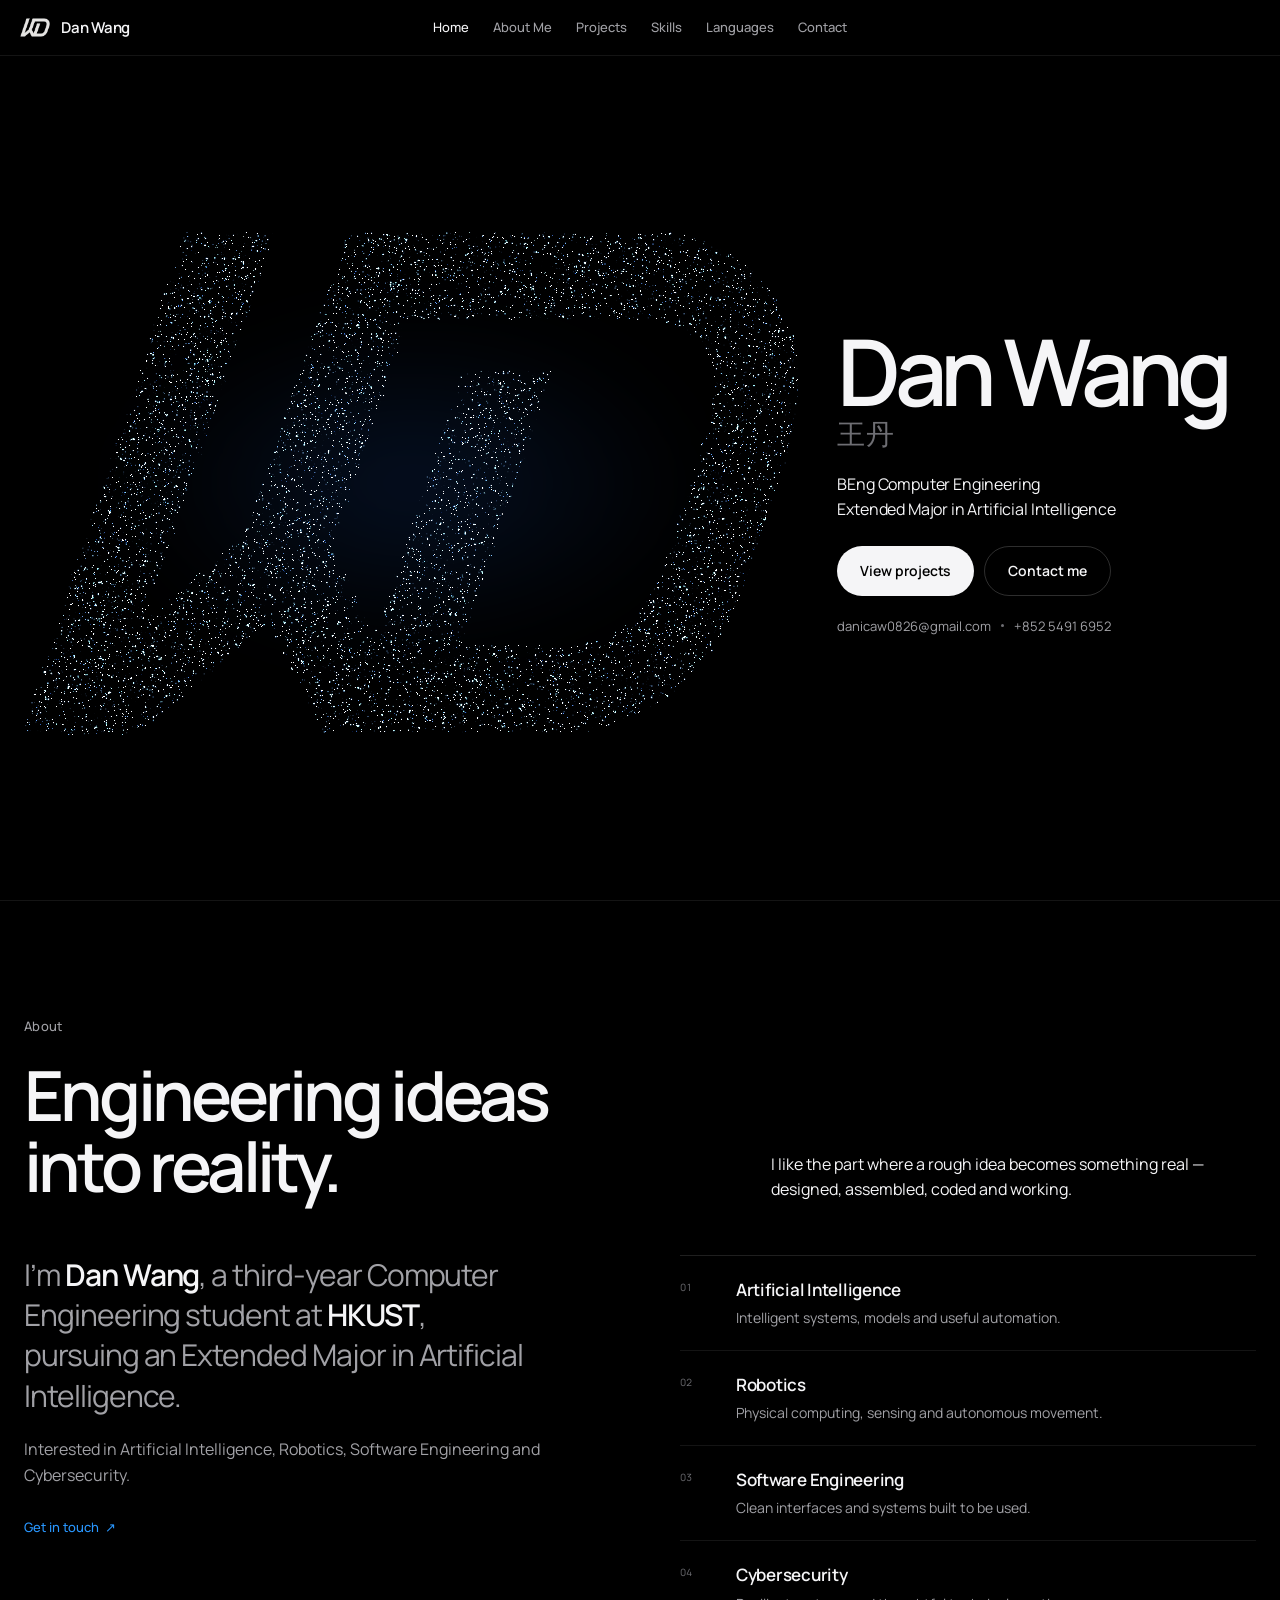
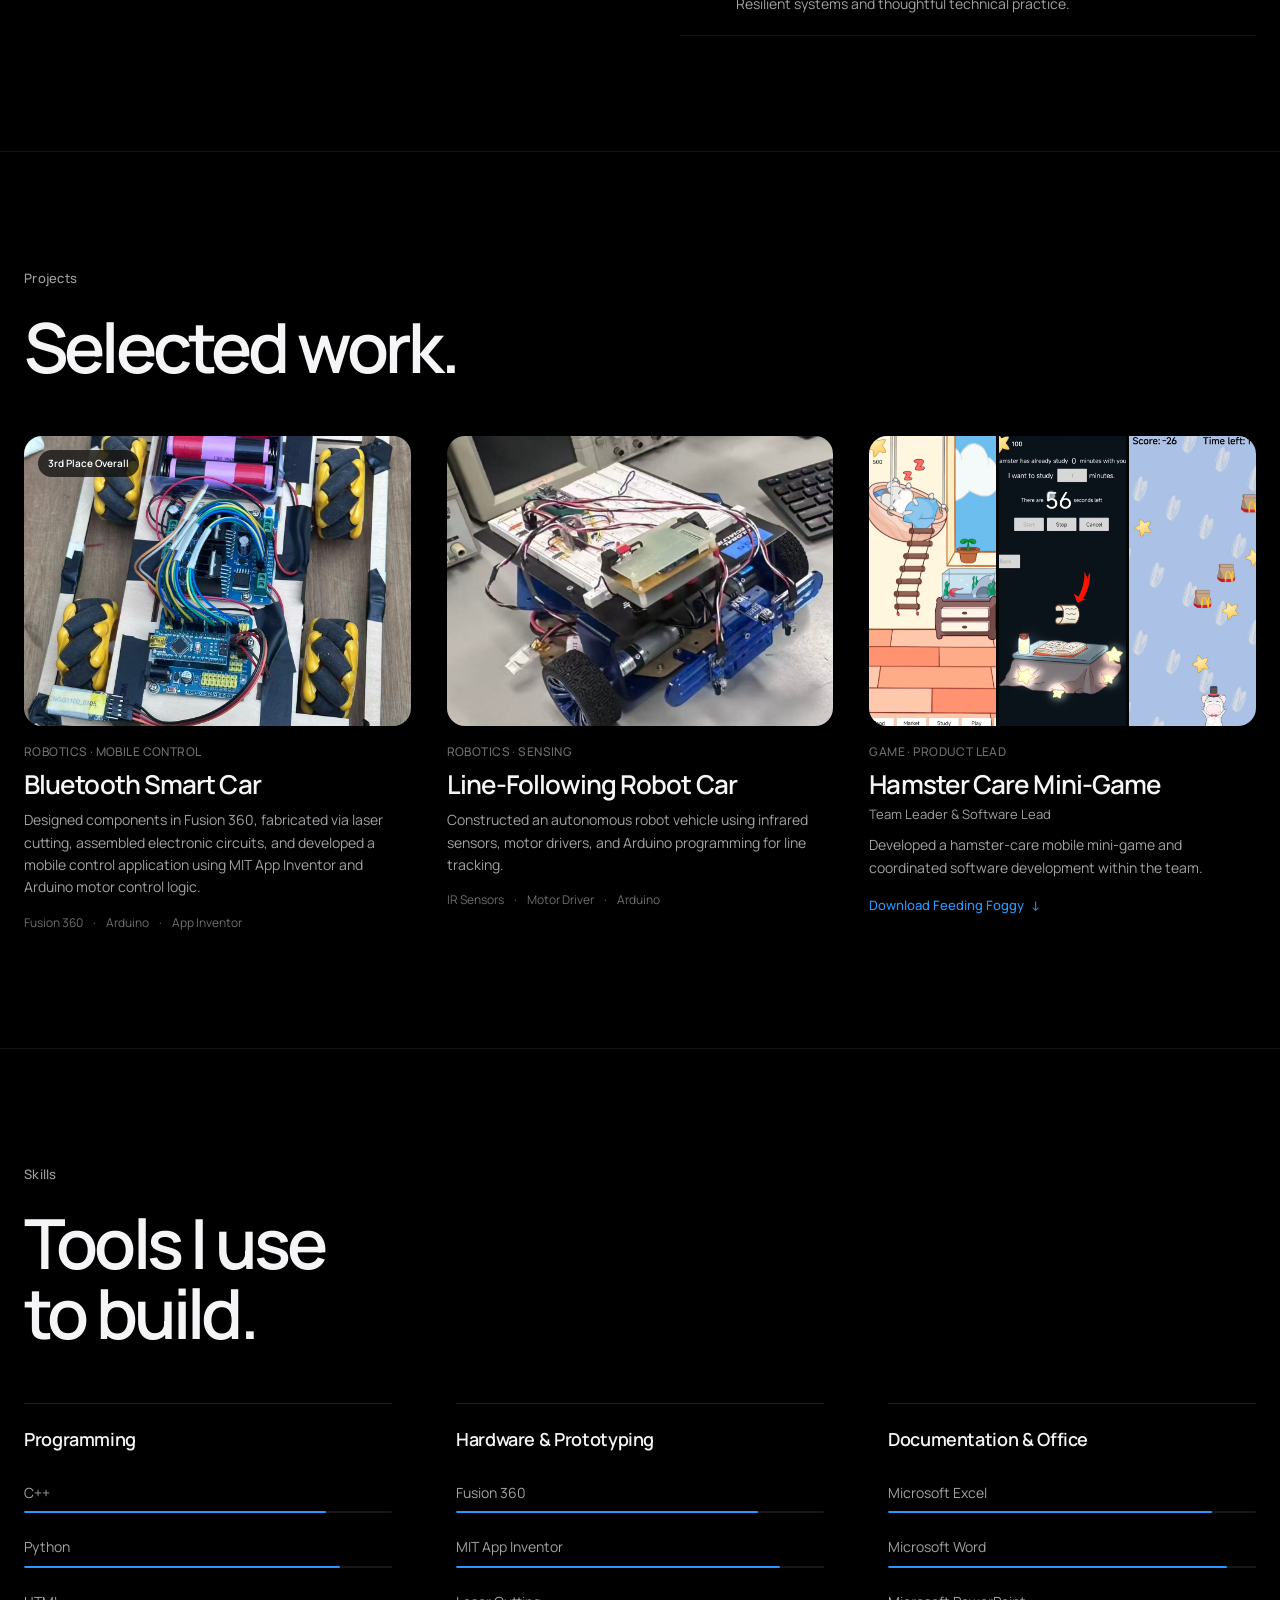
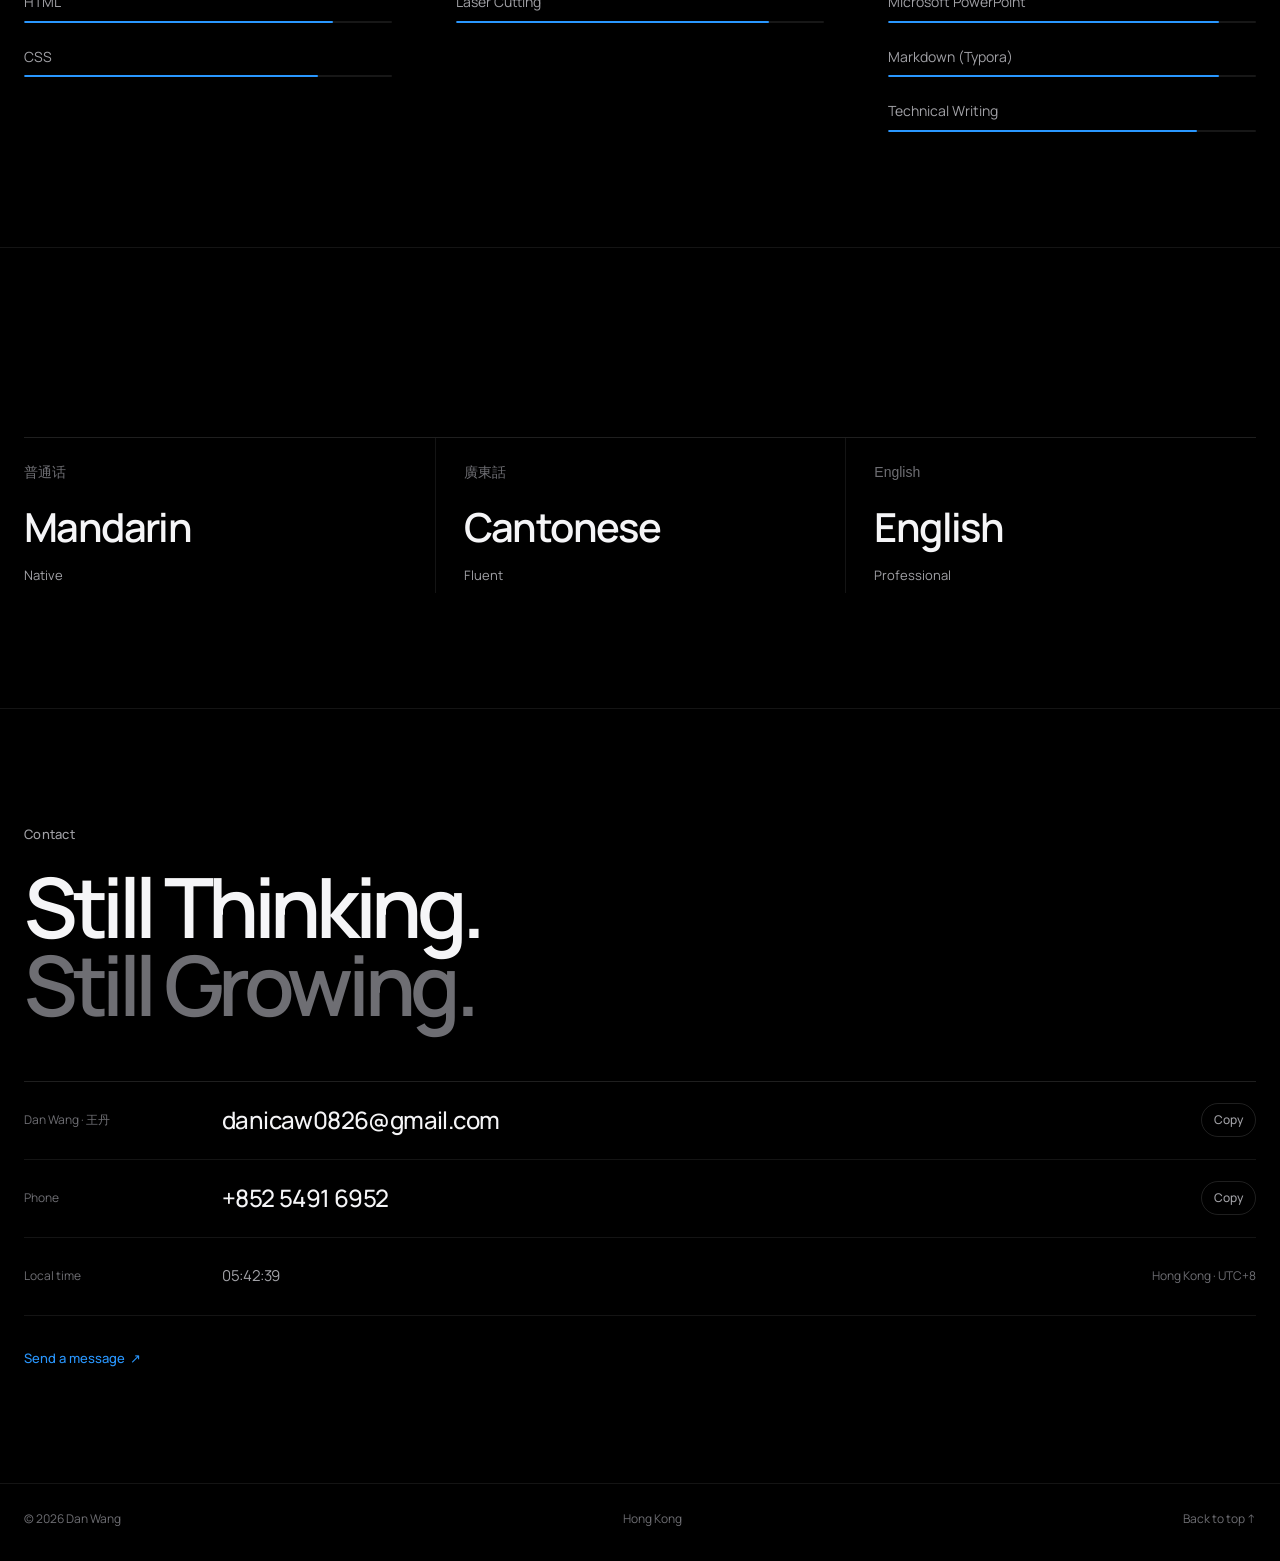
<file: index.html>
<!DOCTYPE html>
<html lang="en" data-intro="pending">
<head>
  <meta charset="UTF-8">
  <meta name="viewport" content="width=device-width, initial-scale=1.0">
  <meta name="theme-color" content="#000000">
  <meta name="color-scheme" content="dark">
  <meta name="description" content="Dan Wang — Computer Engineering and Artificial Intelligence student at HKUST. AI, robotics, software engineering and cybersecurity.">
  <meta name="author" content="Dan Wang">
  <meta property="og:title" content="Dan Wang — Computer Engineering & AI">
  <meta property="og:description" content="BEng Computer Engineering (Extended Major in Artificial Intelligence) at HKUST. Artificial intelligence, robotics, software engineering and cybersecurity.">
  <meta property="og:type" content="website">
  <title>Dan Wang — Computer Engineering & AI</title>

  <link rel="icon" type="image/png" href="assets/favicon.png">
  <link rel="preload" href="assets/fonts/manrope-latin.woff2" as="font" type="font/woff2" crossorigin>
  <link rel="stylesheet" href="css/styles.css?v=20261026c">

  <script>
    (function () {
      try {
        if (sessionStorage.getItem('dw-intro-complete') === '1') {
          document.documentElement.dataset.intro = 'played';
        }
      } catch (error) { /* Storage may be unavailable in strict privacy modes. */ }
    }());
  </script>
</head>
<body class="intro-active">

  <a class="skip-link" href="#main">Skip to content</a>

  <!-- Particle-only introduction. No text, no navigation, no interface. -->
  <div class="intro" id="intro" aria-label="Animated WD logo introduction">
    <div class="intro-bg" id="introBg" aria-hidden="true"></div>
    <canvas class="intro-canvas" id="introCanvas" aria-hidden="true"></canvas>
    <div class="intro-vignette" aria-hidden="true"></div>
    <button class="sr-only" id="skipIntro" type="button">Skip intro</button>
  </div>

  <!-- Navigation -->
  <header class="site-header" id="siteHeader">
    <div class="nav">
      <a class="brand" href="#home" aria-label="Dan Wang — home">
        <span class="brand__mark"><img src="assets/wd-logo.png" alt="" width="38" height="25"></span>
        <span class="brand__name">Dan Wang</span>
      </a>

      <nav class="desktop-nav" aria-label="Primary navigation">
        <a class="nav-link is-active" href="#home" data-section="home">Home</a>
        <a class="nav-link" href="#about" data-section="about">About Me</a>
        <a class="nav-link" href="#projects" data-section="projects">Projects</a>
        <a class="nav-link" href="#skills" data-section="skills">Skills</a>
        <a class="nav-link" href="#languages" data-section="languages">Languages</a>
        <a class="nav-link" href="#contact" data-section="contact">Contact</a>
      </nav>

      <div class="nav__right">
        <button class="menu-toggle" id="menuToggle" type="button" aria-label="Open menu" aria-expanded="false" aria-controls="mobileMenu">
          <span></span><span></span>
        </button>
      </div>
    </div>
  </header>

  <div class="mobile-menu" id="mobileMenu" aria-hidden="true">
    <nav class="mobile-nav" aria-label="Mobile navigation">
      <a href="#home" data-mobile-link>Home</a>
      <a href="#about" data-mobile-link>About Me</a>
      <a href="#projects" data-mobile-link>Projects</a>
      <a href="#skills" data-mobile-link>Skills</a>
      <a href="#languages" data-mobile-link>Languages</a>
      <a href="#contact" data-mobile-link>Contact</a>
    </nav>
    <div class="mobile-menu__footer">
      <a href="mailto:danicaw0826@gmail.com">danicaw0826@gmail.com</a>
      <span>Hong Kong</span>
    </div>
  </div>

  <div class="page" id="page">
    <main id="main">

      <!-- Hero -->
      <section class="hero" id="home" aria-labelledby="heroTitle">
        <div class="container hero__grid">
          <div class="hero__copy">
            <h1 class="hero__title" id="heroTitle" data-hero-reveal>
              Dan Wang <span lang="zh-Hans">王丹</span>
            </h1>

            <div class="hero__education" data-hero-reveal>
              <p>BEng Computer Engineering</p>
              <p>Extended Major in Artificial Intelligence</p>
            </div>

            <div class="hero__actions" data-hero-reveal>
              <a class="button button--light" href="#projects">View projects</a>
              <a class="button button--dark" href="#contact">Contact me</a>
            </div>

            <div class="hero__contact" data-hero-reveal>
              <a href="mailto:danicaw0826@gmail.com">danicaw0826@gmail.com</a>
              <span class="dot" aria-hidden="true"></span>
              <a href="tel:+85254916952">+852 5491 6952</a>
            </div>
          </div>

          <div class="hero__visual">
            <div class="logo-stage" id="logoStage" role="img" aria-label="Interactive particle rendering of the WD monogram. Move your cursor over the mark to disturb it.">
              <div class="logo-glow" aria-hidden="true"></div>
              <img class="logo-fallback" src="assets/wd-logo@3x.png" alt="WD monogram" width="585" height="384">
              <canvas id="heroCanvas" class="hero-canvas" aria-hidden="true"></canvas>
            </div>
          </div>
        </div>

      </section>

      <!-- About -->
      <section class="section" id="about" aria-labelledby="aboutTitle">
        <div class="container">
          <div class="section-head">
            <p class="eyebrow" data-reveal>About</p>
            <div class="section-head__row">
              <h2 class="section-title" id="aboutTitle" data-reveal>
                Engineering ideas<br>into reality.
              </h2>
              <p class="section-intro" data-reveal>
                I like the part where a rough idea becomes something real — designed,
                assembled, coded and working.
              </p>
            </div>
          </div>

          <div class="about__grid">
            <div class="about__copy" data-reveal>
              <p class="about__lead">
                I’m <strong>Dan Wang</strong>, a third-year Computer Engineering student
                at <strong>HKUST</strong>, pursuing an Extended Major in Artificial Intelligence.
              </p>
              <p>
                Interested in Artificial Intelligence, Robotics, Software Engineering and
                Cybersecurity.
              </p>
              <a class="text-link" href="mailto:danicaw0826@gmail.com">Get in touch <span aria-hidden="true">↗</span></a>
            </div>

            <div class="focus-list" data-reveal>
              <div class="focus-row">
                <span class="focus-row__number">01</span>
                <div>
                  <h3>Artificial Intelligence</h3>
                  <p>Intelligent systems, models and useful automation.</p>
                </div>
              </div>
              <div class="focus-row">
                <span class="focus-row__number">02</span>
                <div>
                  <h3>Robotics</h3>
                  <p>Physical computing, sensing and autonomous movement.</p>
                </div>
              </div>
              <div class="focus-row">
                <span class="focus-row__number">03</span>
                <div>
                  <h3>Software Engineering</h3>
                  <p>Clean interfaces and systems built to be used.</p>
                </div>
              </div>
              <div class="focus-row">
                <span class="focus-row__number">04</span>
                <div>
                  <h3>Cybersecurity</h3>
                  <p>Resilient systems and thoughtful technical practice.</p>
                </div>
              </div>
            </div>
          </div>
        </div>
      </section>

      <!-- Projects -->
      <section class="section" id="projects" aria-labelledby="projectsTitle">
        <div class="container">
          <div class="section-head">
            <p class="eyebrow" data-reveal>Projects</p>
            <div class="section-head__row">
              <h2 class="section-title" id="projectsTitle" data-reveal>
                Selected work.
              </h2>
            </div>
          </div>

          <div class="projects-grid">
            <article class="project" data-reveal>
              <div class="project__media">
                <img src="picture/Bluetooth_Car.jpg" alt="Bluetooth-controlled smart car with yellow mecanum wheels, battery pack and Arduino electronics" width="1280" height="1707" loading="lazy" decoding="async">
                <span class="project__award">3rd Place Overall</span>
              </div>
              <div class="project__body">
                <p class="project__meta">Robotics · Mobile control</p>
                <h3>Bluetooth Smart Car</h3>
                <p class="project__description">
                  Designed components in Fusion 360, fabricated via laser cutting, assembled
                  electronic circuits, and developed a mobile control application using MIT App
                  Inventor and Arduino motor control logic.
                </p>
                <p class="project__tags"><span>Fusion 360</span><span>Arduino</span><span>App Inventor</span></p>
              </div>
            </article>

            <article class="project" data-reveal>
              <div class="project__media">
                <img src="picture/Line-Following_Robot_Car.jpg" alt="Line-following robot car with breadboard circuitry, wheels and blue chassis" width="1179" height="1094" loading="lazy" decoding="async">
              </div>
              <div class="project__body">
                <p class="project__meta">Robotics · Sensing</p>
                <h3>Line-Following Robot Car</h3>
                <p class="project__description">
                  Constructed an autonomous robot vehicle using infrared sensors, motor drivers,
                  and Arduino programming for line tracking.
                </p>
                <p class="project__tags"><span>IR Sensors</span><span>Motor Driver</span><span>Arduino</span></p>
              </div>
            </article>

            <article class="project" data-reveal>
              <div class="project__media project__media--screens">
                <img src="picture/hamster1.png" alt="Feeding Foggy hamster game bedroom screen" width="459" height="1062" loading="lazy" decoding="async">
                <img src="picture/hamster2.png" alt="Feeding Foggy study timer screen" width="479" height="1043" loading="lazy" decoding="async">
                <img src="picture/hamster3.png" alt="Feeding Foggy falling-food mini-game screen" width="459" height="1059" loading="lazy" decoding="async">
              </div>
              <div class="project__body">
                <p class="project__meta">Game · Product lead</p>
                <h3>Hamster Care Mini-Game</h3>
                <p class="project__role">Team Leader &amp; Software Lead</p>
                <p class="project__description">
                  Developed a hamster-care mobile mini-game and coordinated software development
                  within the team.
                </p>
                <a class="download-link" href="https://drive.google.com/file/d/1hfj9utNP11PQxYD93UrO8gNLVzRwfyzI/view?usp=drive_link" target="_blank" rel="noopener noreferrer">
                  Download Feeding Foggy
                  <span aria-hidden="true">↓</span>
                </a>
              </div>
            </article>
          </div>
        </div>
      </section>

      <!-- Skills -->
      <section class="section" id="skills" aria-labelledby="skillsTitle">
        <div class="container">
          <div class="section-head">
            <p class="eyebrow" data-reveal>Skills</p>
            <div class="section-head__row">
              <h2 class="section-title" id="skillsTitle" data-reveal>
                Tools I use<br>to build.
              </h2>
            </div>
          </div>

          <div class="skills-grid">
            <div class="skill-group" data-reveal>
              <h3>Programming</h3>
              <div class="skill-list">
                <div class="skill-row" role="progressbar" aria-label="C++ proficiency" aria-valuemin="0" aria-valuemax="100" aria-valuenow="82">
                  <div class="skill-row__label"><span>C++</span></div>
                  <div class="skill-bar"><span style="--level:82%"></span></div>
                </div>
                <div class="skill-row" role="progressbar" aria-label="Python proficiency" aria-valuemin="0" aria-valuemax="100" aria-valuenow="86">
                  <div class="skill-row__label"><span>Python</span></div>
                  <div class="skill-bar"><span style="--level:86%"></span></div>
                </div>
                <div class="skill-row" role="progressbar" aria-label="HTML proficiency" aria-valuemin="0" aria-valuemax="100" aria-valuenow="84">
                  <div class="skill-row__label"><span>HTML</span></div>
                  <div class="skill-bar"><span style="--level:84%"></span></div>
                </div>
                <div class="skill-row" role="progressbar" aria-label="CSS proficiency" aria-valuemin="0" aria-valuemax="100" aria-valuenow="80">
                  <div class="skill-row__label"><span>CSS</span></div>
                  <div class="skill-bar"><span style="--level:80%"></span></div>
                </div>
              </div>
            </div>

            <div class="skill-group" data-reveal>
              <h3>Hardware &amp; Prototyping</h3>
              <div class="skill-list">
                <div class="skill-row" role="progressbar" aria-label="Fusion 360 proficiency" aria-valuemin="0" aria-valuemax="100" aria-valuenow="82">
                  <div class="skill-row__label"><span>Fusion 360</span></div>
                  <div class="skill-bar"><span style="--level:82%"></span></div>
                </div>
                <div class="skill-row" role="progressbar" aria-label="MIT App Inventor proficiency" aria-valuemin="0" aria-valuemax="100" aria-valuenow="88">
                  <div class="skill-row__label"><span>MIT App Inventor</span></div>
                  <div class="skill-bar"><span style="--level:88%"></span></div>
                </div>
                <div class="skill-row" role="progressbar" aria-label="Laser cutting proficiency" aria-valuemin="0" aria-valuemax="100" aria-valuenow="85">
                  <div class="skill-row__label"><span>Laser Cutting</span></div>
                  <div class="skill-bar"><span style="--level:85%"></span></div>
                </div>
              </div>
            </div>

            <div class="skill-group" data-reveal>
              <h3>Documentation &amp; Office</h3>
              <div class="skill-list">
                <div class="skill-row" role="progressbar" aria-label="Microsoft Excel proficiency" aria-valuemin="0" aria-valuemax="100" aria-valuenow="88">
                  <div class="skill-row__label"><span>Microsoft Excel</span></div>
                  <div class="skill-bar"><span style="--level:88%"></span></div>
                </div>
                <div class="skill-row" role="progressbar" aria-label="Microsoft Word proficiency" aria-valuemin="0" aria-valuemax="100" aria-valuenow="92">
                  <div class="skill-row__label"><span>Microsoft Word</span></div>
                  <div class="skill-bar"><span style="--level:92%"></span></div>
                </div>
                <div class="skill-row" role="progressbar" aria-label="Microsoft PowerPoint proficiency" aria-valuemin="0" aria-valuemax="100" aria-valuenow="90">
                  <div class="skill-row__label"><span>Microsoft PowerPoint</span></div>
                  <div class="skill-bar"><span style="--level:90%"></span></div>
                </div>
                <div class="skill-row" role="progressbar" aria-label="Markdown proficiency" aria-valuemin="0" aria-valuemax="100" aria-valuenow="90">
                  <div class="skill-row__label"><span>Markdown (Typora)</span></div>
                  <div class="skill-bar"><span style="--level:90%"></span></div>
                </div>
                <div class="skill-row" role="progressbar" aria-label="Technical writing proficiency" aria-valuemin="0" aria-valuemax="100" aria-valuenow="84">
                  <div class="skill-row__label"><span>Technical Writing</span></div>
                  <div class="skill-bar"><span style="--level:84%"></span></div>
                </div>
              </div>
            </div>
          </div>
        </div>
      </section>

      <!-- Languages -->
      <section class="section" id="languages" aria-label="Languages">
        <div class="container">
          <div class="section-head">
            <p class="eyebrow" data-reveal>Languages</p>
          </div>

          <div class="languages-grid" data-reveal>
            <div class="language-item">
              <span class="language-item__native" lang="zh-Hans">普通话</span>
              <h3>Mandarin</h3>
              <p>Native</p>
            </div>
            <div class="language-item">
              <span class="language-item__native" lang="zh-Hant">廣東話</span>
              <h3>Cantonese</h3>
              <p>Fluent</p>
            </div>
            <div class="language-item">
              <span class="language-item__native">English</span>
              <h3>English</h3>
              <p>Professional</p>
            </div>
          </div>
        </div>
      </section>

      <!-- Contact -->
      <section class="section contact" id="contact" aria-labelledby="contactTitle">
        <div class="container">
          <p class="eyebrow" data-reveal>Contact</p>
          <h2 class="contact__motto" id="contactTitle" data-reveal>
            Still Thinking. <span>Still Growing.</span>
          </h2>

          <div class="contact__details" data-reveal>
            <div class="contact-row">
              <span class="contact-row__label">Dan Wang · 王丹</span>
              <a class="contact-row__value" href="mailto:danicaw0826@gmail.com">danicaw0826@gmail.com</a>
              <button class="copy-button" type="button" data-copy="danicaw0826@gmail.com" aria-label="Copy email address">Copy</button>
            </div>
            <div class="contact-row">
              <span class="contact-row__label">Phone</span>
              <a class="contact-row__value" href="tel:+85254916952">+852 5491 6952</a>
              <button class="copy-button" type="button" data-copy="+852 5491 6952" aria-label="Copy phone number">Copy</button>
            </div>
            <div class="contact-row contact-row--small">
              <span class="contact-row__label">Local time</span>
              <span class="contact-row__value" id="localTime">00:00:00</span>
              <span class="contact-row__hint">Hong Kong · UTC+8</span>
            </div>
          </div>

          <div class="contact__footer" data-reveal>
            <a href="mailto:danicaw0826@gmail.com?subject=Internship%20opportunity%20for%20Dan%20Wang">Send a message <span aria-hidden="true">↗</span></a>
          </div>
        </div>
      </section>
    </main>

    <footer class="site-footer">
      <div class="container site-footer__inner">
        <span>© <span id="year">2026</span> Dan Wang</span>
        <span>Hong Kong</span>
        <a href="#home">Back to top ↑</a>
      </div>
    </footer>
  </div>

  <div class="toast" id="toast" role="status" aria-live="polite">
    <span id="toastText">Copied to clipboard</span>
  </div>

  <noscript>
    <style>
      .intro { display: none !important; }
      .site-header, .page { opacity: 1 !important; visibility: visible !important; }
      [data-reveal] { opacity: 1 !important; transform: none !important; }
      .hero__visual { opacity: 1 !important; }
      .logo-fallback { opacity: 0.92 !important; }
      .hero-canvas { display: none !important; }
      .skill-bar span { width: var(--level) !important; }
      body { overflow: auto !important; }
    </style>
  </noscript>

  <script src="vendor/three.min.js"></script>
  <script src="vendor/gsap.min.js"></script>
  <script src="js/logo-data.js?v=20261026i"></script>
  <script src="js/logo-engine.js?v=20261026i"></script>
  <script src="js/app.js?v=20261026i"></script>
</body>
</html>
</file>
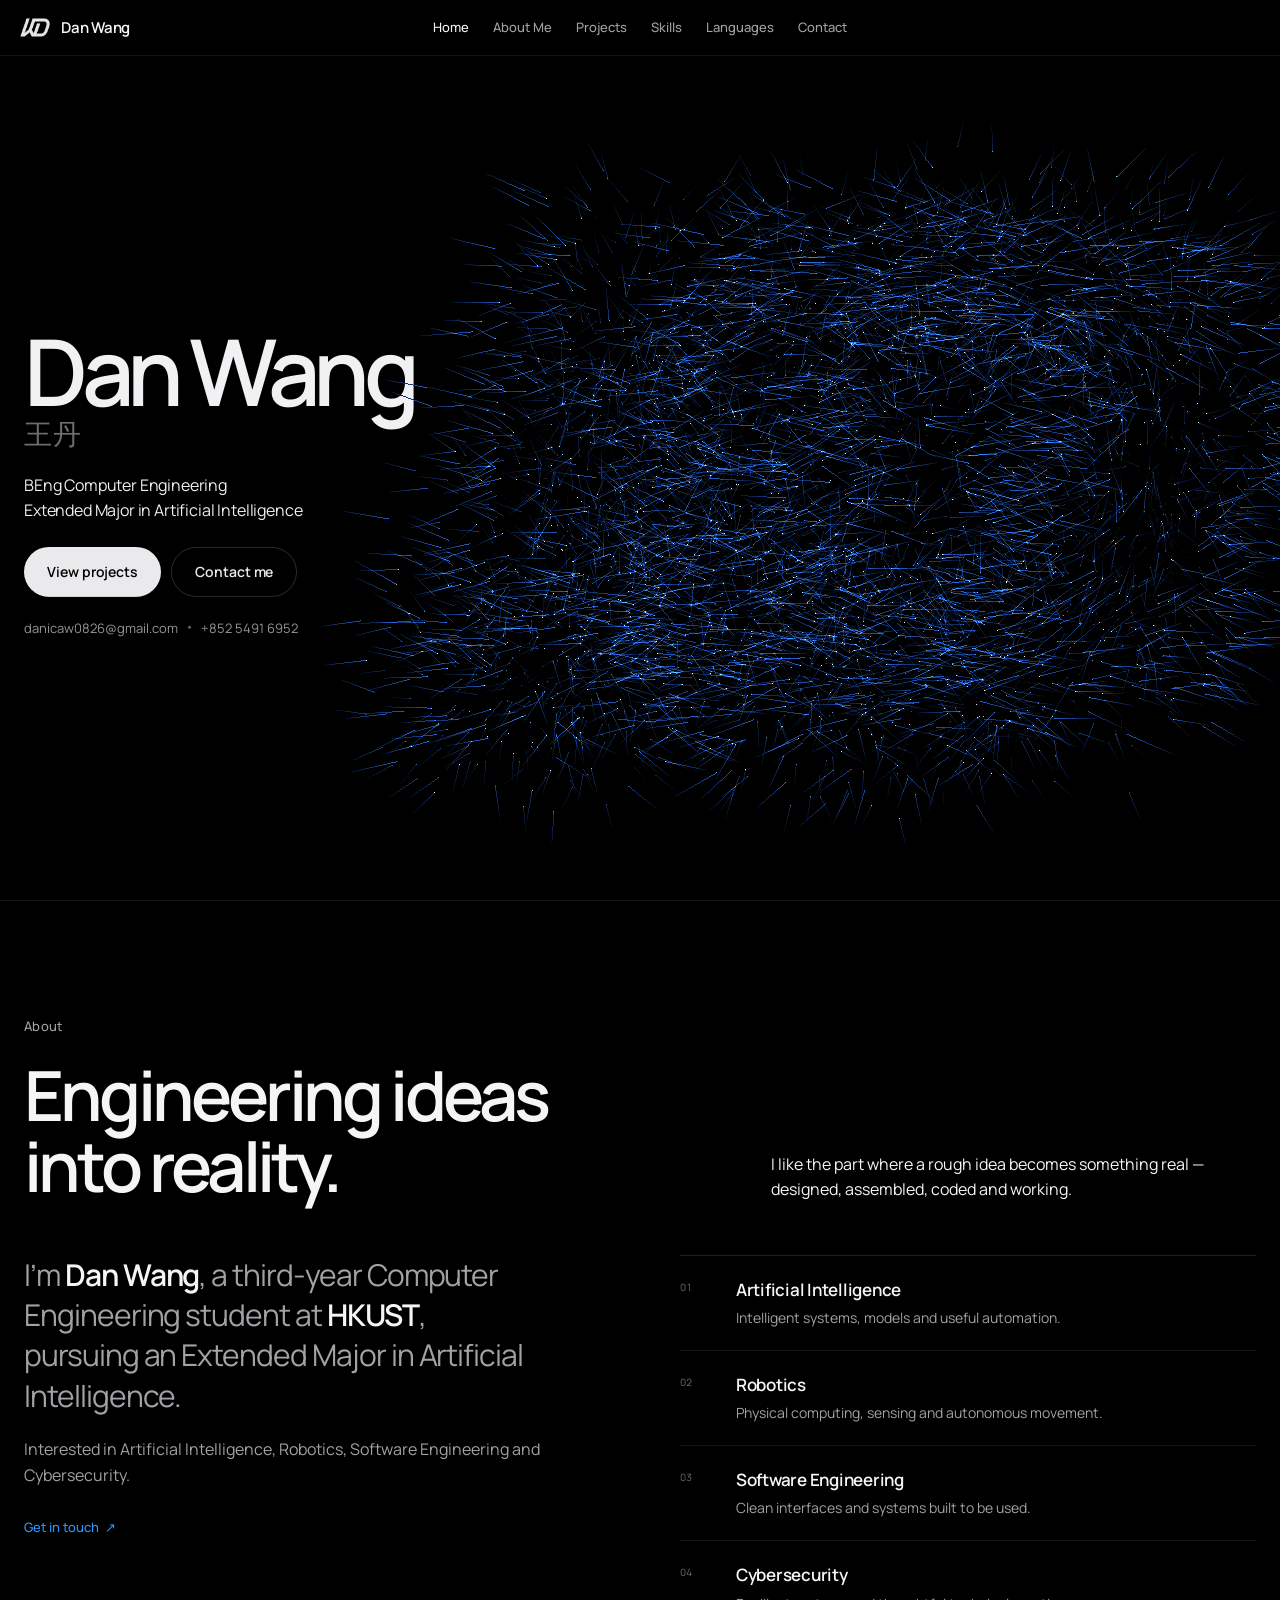
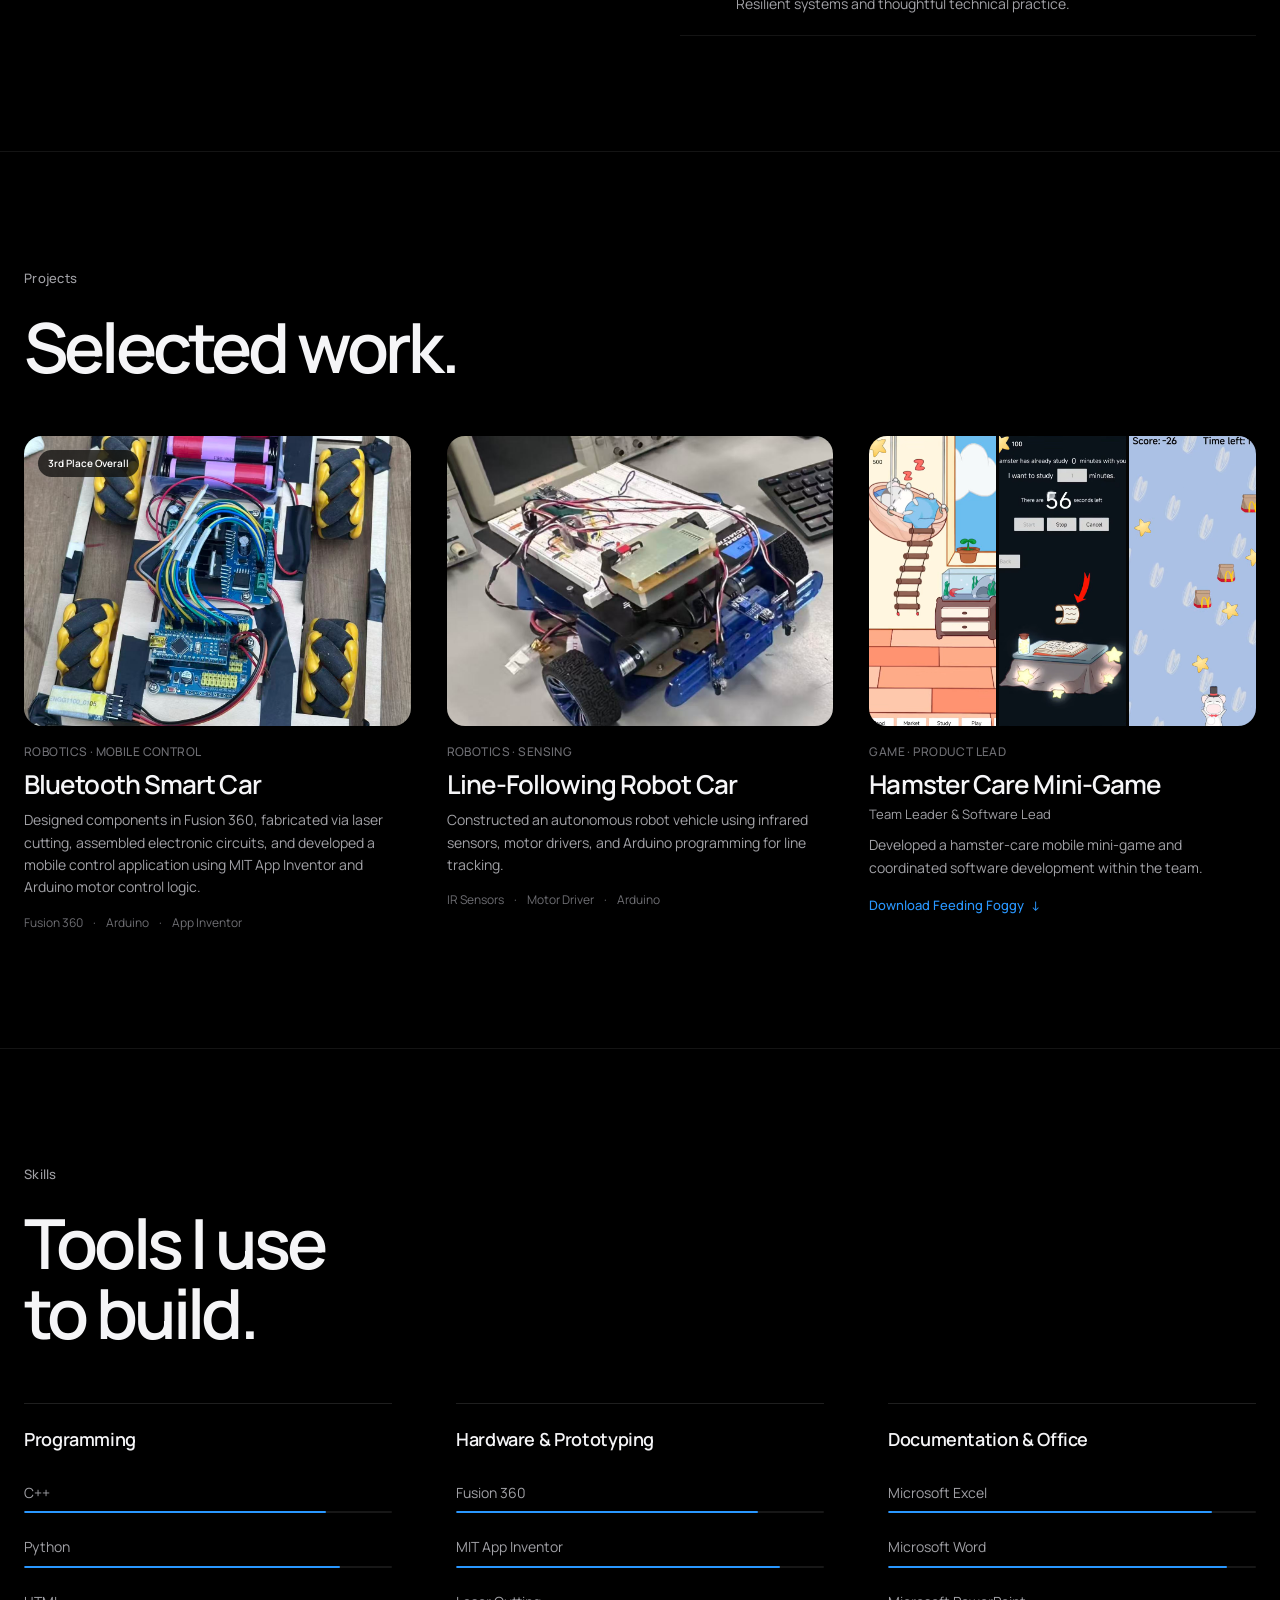
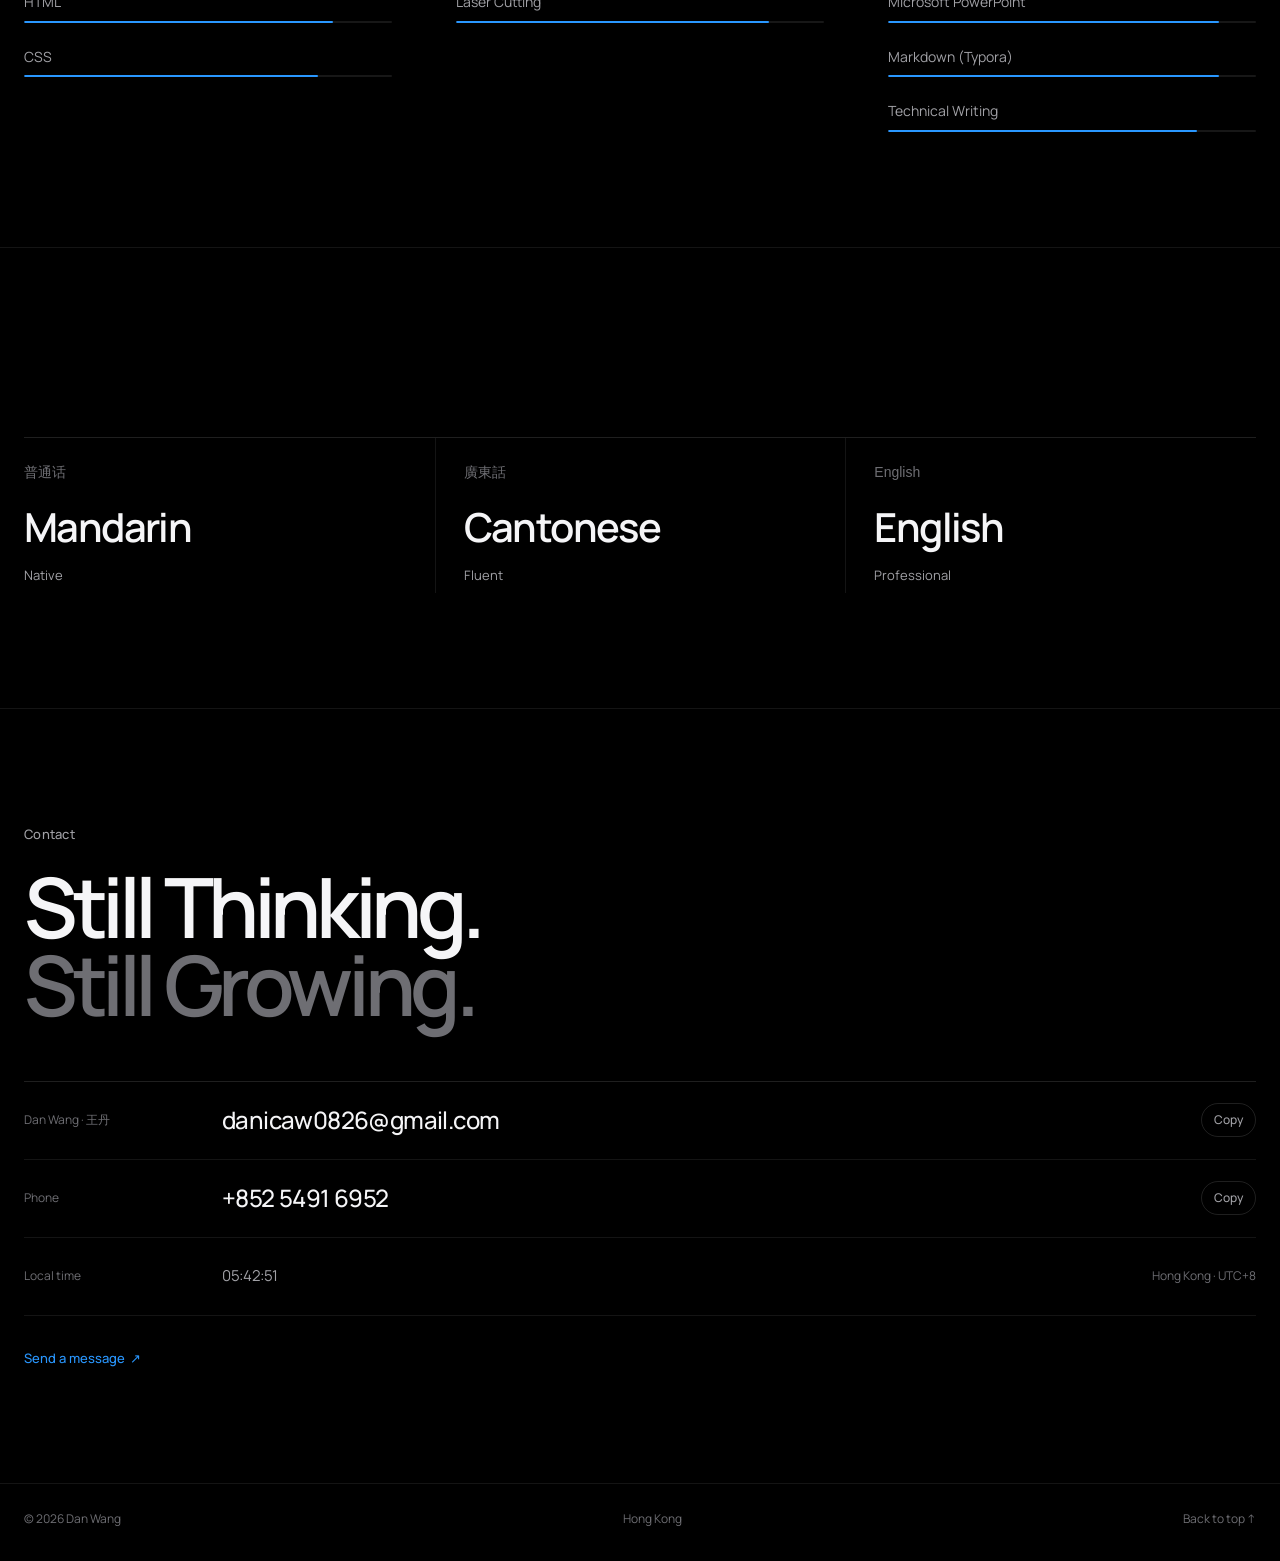
<file: versions/2026-10-26_copy-left_logo-right/index.html>
<!DOCTYPE html>
<html lang="en" data-intro="pending">
<head>
  <meta charset="UTF-8">
  <meta name="viewport" content="width=device-width, initial-scale=1.0">
  <meta name="theme-color" content="#000000">
  <meta name="color-scheme" content="dark">
  <meta name="description" content="Dan Wang — Computer Engineering and Artificial Intelligence student at HKUST. AI, robotics, software engineering and cybersecurity.">
  <meta name="author" content="Dan Wang">
  <meta property="og:title" content="Dan Wang — Computer Engineering & AI">
  <meta property="og:description" content="BEng Computer Engineering (Extended Major in Artificial Intelligence) at HKUST. Artificial intelligence, robotics, software engineering and cybersecurity.">
  <meta property="og:type" content="website">
  <title>Dan Wang — Computer Engineering & AI</title>

  <link rel="icon" type="image/png" href="assets/favicon.png">
  <link rel="preload" href="assets/fonts/manrope-latin.woff2" as="font" type="font/woff2" crossorigin>
  <link rel="stylesheet" href="css/styles.css?v=20261026b">

  <script>
    (function () {
      try {
        if (sessionStorage.getItem('dw-intro-complete') === '1') {
          document.documentElement.dataset.intro = 'played';
        }
      } catch (error) { /* Storage may be unavailable in strict privacy modes. */ }
    }());
  </script>
</head>
<body class="intro-active">

  <a class="skip-link" href="#main">Skip to content</a>

  <!-- Particle-only introduction. No text, no navigation, no interface. -->
  <div class="intro" id="intro" aria-label="Animated WD logo introduction">
    <div class="intro-bg" id="introBg" aria-hidden="true"></div>
    <canvas class="intro-canvas" id="introCanvas" aria-hidden="true"></canvas>
    <div class="intro-vignette" aria-hidden="true"></div>
    <button class="sr-only" id="skipIntro" type="button">Skip intro</button>
  </div>

  <!-- Navigation -->
  <header class="site-header" id="siteHeader">
    <div class="nav">
      <a class="brand" href="#home" aria-label="Dan Wang — home">
        <span class="brand__mark"><img src="assets/wd-logo.png" alt="" width="38" height="25"></span>
        <span class="brand__name">Dan Wang</span>
      </a>

      <nav class="desktop-nav" aria-label="Primary navigation">
        <a class="nav-link is-active" href="#home" data-section="home">Home</a>
        <a class="nav-link" href="#about" data-section="about">About Me</a>
        <a class="nav-link" href="#projects" data-section="projects">Projects</a>
        <a class="nav-link" href="#skills" data-section="skills">Skills</a>
        <a class="nav-link" href="#languages" data-section="languages">Languages</a>
        <a class="nav-link" href="#contact" data-section="contact">Contact</a>
      </nav>

      <div class="nav__right">
        <button class="menu-toggle" id="menuToggle" type="button" aria-label="Open menu" aria-expanded="false" aria-controls="mobileMenu">
          <span></span><span></span>
        </button>
      </div>
    </div>
  </header>

  <div class="mobile-menu" id="mobileMenu" aria-hidden="true">
    <nav class="mobile-nav" aria-label="Mobile navigation">
      <a href="#home" data-mobile-link>Home</a>
      <a href="#about" data-mobile-link>About Me</a>
      <a href="#projects" data-mobile-link>Projects</a>
      <a href="#skills" data-mobile-link>Skills</a>
      <a href="#languages" data-mobile-link>Languages</a>
      <a href="#contact" data-mobile-link>Contact</a>
    </nav>
    <div class="mobile-menu__footer">
      <a href="mailto:danicaw0826@gmail.com">danicaw0826@gmail.com</a>
      <span>Hong Kong</span>
    </div>
  </div>

  <div class="page" id="page">
    <main id="main">

      <!-- Hero -->
      <section class="hero" id="home" aria-labelledby="heroTitle">
        <div class="container hero__grid">
          <div class="hero__copy">
            <h1 class="hero__title" id="heroTitle" data-hero-reveal>
              Dan Wang <span lang="zh-Hans">王丹</span>
            </h1>

            <div class="hero__education" data-hero-reveal>
              <p>BEng Computer Engineering</p>
              <p>Extended Major in Artificial Intelligence</p>
            </div>

            <div class="hero__actions" data-hero-reveal>
              <a class="button button--light" href="#projects">View projects</a>
              <a class="button button--dark" href="#contact">Contact me</a>
            </div>

            <div class="hero__contact" data-hero-reveal>
              <a href="mailto:danicaw0826@gmail.com">danicaw0826@gmail.com</a>
              <span class="dot" aria-hidden="true"></span>
              <a href="tel:+85254916952">+852 5491 6952</a>
            </div>
          </div>

          <div class="hero__visual">
            <div class="logo-stage" id="logoStage" role="img" aria-label="Interactive particle rendering of the WD monogram. Move your cursor over the mark to disturb it.">
              <div class="logo-glow" aria-hidden="true"></div>
              <img class="logo-fallback" src="assets/wd-logo@3x.png" alt="WD monogram" width="585" height="384">
              <canvas id="heroCanvas" class="hero-canvas" aria-hidden="true"></canvas>
            </div>
          </div>
        </div>

      </section>

      <!-- About -->
      <section class="section" id="about" aria-labelledby="aboutTitle">
        <div class="container">
          <div class="section-head">
            <p class="eyebrow" data-reveal>About</p>
            <div class="section-head__row">
              <h2 class="section-title" id="aboutTitle" data-reveal>
                Engineering ideas<br>into reality.
              </h2>
              <p class="section-intro" data-reveal>
                I like the part where a rough idea becomes something real — designed,
                assembled, coded and working.
              </p>
            </div>
          </div>

          <div class="about__grid">
            <div class="about__copy" data-reveal>
              <p class="about__lead">
                I’m <strong>Dan Wang</strong>, a third-year Computer Engineering student
                at <strong>HKUST</strong>, pursuing an Extended Major in Artificial Intelligence.
              </p>
              <p>
                Interested in Artificial Intelligence, Robotics, Software Engineering and
                Cybersecurity.
              </p>
              <a class="text-link" href="mailto:danicaw0826@gmail.com">Get in touch <span aria-hidden="true">↗</span></a>
            </div>

            <div class="focus-list" data-reveal>
              <div class="focus-row">
                <span class="focus-row__number">01</span>
                <div>
                  <h3>Artificial Intelligence</h3>
                  <p>Intelligent systems, models and useful automation.</p>
                </div>
              </div>
              <div class="focus-row">
                <span class="focus-row__number">02</span>
                <div>
                  <h3>Robotics</h3>
                  <p>Physical computing, sensing and autonomous movement.</p>
                </div>
              </div>
              <div class="focus-row">
                <span class="focus-row__number">03</span>
                <div>
                  <h3>Software Engineering</h3>
                  <p>Clean interfaces and systems built to be used.</p>
                </div>
              </div>
              <div class="focus-row">
                <span class="focus-row__number">04</span>
                <div>
                  <h3>Cybersecurity</h3>
                  <p>Resilient systems and thoughtful technical practice.</p>
                </div>
              </div>
            </div>
          </div>
        </div>
      </section>

      <!-- Projects -->
      <section class="section" id="projects" aria-labelledby="projectsTitle">
        <div class="container">
          <div class="section-head">
            <p class="eyebrow" data-reveal>Projects</p>
            <div class="section-head__row">
              <h2 class="section-title" id="projectsTitle" data-reveal>
                Selected work.
              </h2>
            </div>
          </div>

          <div class="projects-grid">
            <article class="project" data-reveal>
              <div class="project__media">
                <img src="picture/Bluetooth_Car.jpg" alt="Bluetooth-controlled smart car with yellow mecanum wheels, battery pack and Arduino electronics" width="1280" height="1707" loading="lazy" decoding="async">
                <span class="project__award">3rd Place Overall</span>
              </div>
              <div class="project__body">
                <p class="project__meta">Robotics · Mobile control</p>
                <h3>Bluetooth Smart Car</h3>
                <p class="project__description">
                  Designed components in Fusion 360, fabricated via laser cutting, assembled
                  electronic circuits, and developed a mobile control application using MIT App
                  Inventor and Arduino motor control logic.
                </p>
                <p class="project__tags"><span>Fusion 360</span><span>Arduino</span><span>App Inventor</span></p>
              </div>
            </article>

            <article class="project" data-reveal>
              <div class="project__media">
                <img src="picture/Line-Following_Robot_Car.jpg" alt="Line-following robot car with breadboard circuitry, wheels and blue chassis" width="1179" height="1094" loading="lazy" decoding="async">
              </div>
              <div class="project__body">
                <p class="project__meta">Robotics · Sensing</p>
                <h3>Line-Following Robot Car</h3>
                <p class="project__description">
                  Constructed an autonomous robot vehicle using infrared sensors, motor drivers,
                  and Arduino programming for line tracking.
                </p>
                <p class="project__tags"><span>IR Sensors</span><span>Motor Driver</span><span>Arduino</span></p>
              </div>
            </article>

            <article class="project" data-reveal>
              <div class="project__media project__media--screens">
                <img src="picture/hamster1.png" alt="Feeding Foggy hamster game bedroom screen" width="459" height="1062" loading="lazy" decoding="async">
                <img src="picture/hamster2.png" alt="Feeding Foggy study timer screen" width="479" height="1043" loading="lazy" decoding="async">
                <img src="picture/hamster3.png" alt="Feeding Foggy falling-food mini-game screen" width="459" height="1059" loading="lazy" decoding="async">
              </div>
              <div class="project__body">
                <p class="project__meta">Game · Product lead</p>
                <h3>Hamster Care Mini-Game</h3>
                <p class="project__role">Team Leader &amp; Software Lead</p>
                <p class="project__description">
                  Developed a hamster-care mobile mini-game and coordinated software development
                  within the team.
                </p>
                <a class="download-link" href="https://drive.google.com/file/d/1hfj9utNP11PQxYD93UrO8gNLVzRwfyzI/view?usp=drive_link" target="_blank" rel="noopener noreferrer">
                  Download Feeding Foggy
                  <span aria-hidden="true">↓</span>
                </a>
              </div>
            </article>
          </div>
        </div>
      </section>

      <!-- Skills -->
      <section class="section" id="skills" aria-labelledby="skillsTitle">
        <div class="container">
          <div class="section-head">
            <p class="eyebrow" data-reveal>Skills</p>
            <div class="section-head__row">
              <h2 class="section-title" id="skillsTitle" data-reveal>
                Tools I use<br>to build.
              </h2>
            </div>
          </div>

          <div class="skills-grid">
            <div class="skill-group" data-reveal>
              <h3>Programming</h3>
              <div class="skill-list">
                <div class="skill-row" role="progressbar" aria-label="C++ proficiency" aria-valuemin="0" aria-valuemax="100" aria-valuenow="82">
                  <div class="skill-row__label"><span>C++</span></div>
                  <div class="skill-bar"><span style="--level:82%"></span></div>
                </div>
                <div class="skill-row" role="progressbar" aria-label="Python proficiency" aria-valuemin="0" aria-valuemax="100" aria-valuenow="86">
                  <div class="skill-row__label"><span>Python</span></div>
                  <div class="skill-bar"><span style="--level:86%"></span></div>
                </div>
                <div class="skill-row" role="progressbar" aria-label="HTML proficiency" aria-valuemin="0" aria-valuemax="100" aria-valuenow="84">
                  <div class="skill-row__label"><span>HTML</span></div>
                  <div class="skill-bar"><span style="--level:84%"></span></div>
                </div>
                <div class="skill-row" role="progressbar" aria-label="CSS proficiency" aria-valuemin="0" aria-valuemax="100" aria-valuenow="80">
                  <div class="skill-row__label"><span>CSS</span></div>
                  <div class="skill-bar"><span style="--level:80%"></span></div>
                </div>
              </div>
            </div>

            <div class="skill-group" data-reveal>
              <h3>Hardware &amp; Prototyping</h3>
              <div class="skill-list">
                <div class="skill-row" role="progressbar" aria-label="Fusion 360 proficiency" aria-valuemin="0" aria-valuemax="100" aria-valuenow="82">
                  <div class="skill-row__label"><span>Fusion 360</span></div>
                  <div class="skill-bar"><span style="--level:82%"></span></div>
                </div>
                <div class="skill-row" role="progressbar" aria-label="MIT App Inventor proficiency" aria-valuemin="0" aria-valuemax="100" aria-valuenow="88">
                  <div class="skill-row__label"><span>MIT App Inventor</span></div>
                  <div class="skill-bar"><span style="--level:88%"></span></div>
                </div>
                <div class="skill-row" role="progressbar" aria-label="Laser cutting proficiency" aria-valuemin="0" aria-valuemax="100" aria-valuenow="85">
                  <div class="skill-row__label"><span>Laser Cutting</span></div>
                  <div class="skill-bar"><span style="--level:85%"></span></div>
                </div>
              </div>
            </div>

            <div class="skill-group" data-reveal>
              <h3>Documentation &amp; Office</h3>
              <div class="skill-list">
                <div class="skill-row" role="progressbar" aria-label="Microsoft Excel proficiency" aria-valuemin="0" aria-valuemax="100" aria-valuenow="88">
                  <div class="skill-row__label"><span>Microsoft Excel</span></div>
                  <div class="skill-bar"><span style="--level:88%"></span></div>
                </div>
                <div class="skill-row" role="progressbar" aria-label="Microsoft Word proficiency" aria-valuemin="0" aria-valuemax="100" aria-valuenow="92">
                  <div class="skill-row__label"><span>Microsoft Word</span></div>
                  <div class="skill-bar"><span style="--level:92%"></span></div>
                </div>
                <div class="skill-row" role="progressbar" aria-label="Microsoft PowerPoint proficiency" aria-valuemin="0" aria-valuemax="100" aria-valuenow="90">
                  <div class="skill-row__label"><span>Microsoft PowerPoint</span></div>
                  <div class="skill-bar"><span style="--level:90%"></span></div>
                </div>
                <div class="skill-row" role="progressbar" aria-label="Markdown proficiency" aria-valuemin="0" aria-valuemax="100" aria-valuenow="90">
                  <div class="skill-row__label"><span>Markdown (Typora)</span></div>
                  <div class="skill-bar"><span style="--level:90%"></span></div>
                </div>
                <div class="skill-row" role="progressbar" aria-label="Technical writing proficiency" aria-valuemin="0" aria-valuemax="100" aria-valuenow="84">
                  <div class="skill-row__label"><span>Technical Writing</span></div>
                  <div class="skill-bar"><span style="--level:84%"></span></div>
                </div>
              </div>
            </div>
          </div>
        </div>
      </section>

      <!-- Languages -->
      <section class="section" id="languages" aria-label="Languages">
        <div class="container">
          <div class="section-head">
            <p class="eyebrow" data-reveal>Languages</p>
          </div>

          <div class="languages-grid" data-reveal>
            <div class="language-item">
              <span class="language-item__native" lang="zh-Hans">普通话</span>
              <h3>Mandarin</h3>
              <p>Native</p>
            </div>
            <div class="language-item">
              <span class="language-item__native" lang="zh-Hant">廣東話</span>
              <h3>Cantonese</h3>
              <p>Fluent</p>
            </div>
            <div class="language-item">
              <span class="language-item__native">English</span>
              <h3>English</h3>
              <p>Professional</p>
            </div>
          </div>
        </div>
      </section>

      <!-- Contact -->
      <section class="section contact" id="contact" aria-labelledby="contactTitle">
        <div class="container">
          <p class="eyebrow" data-reveal>Contact</p>
          <h2 class="contact__motto" id="contactTitle" data-reveal>
            Still Thinking. <span>Still Growing.</span>
          </h2>

          <div class="contact__details" data-reveal>
            <div class="contact-row">
              <span class="contact-row__label">Dan Wang · 王丹</span>
              <a class="contact-row__value" href="mailto:danicaw0826@gmail.com">danicaw0826@gmail.com</a>
              <button class="copy-button" type="button" data-copy="danicaw0826@gmail.com" aria-label="Copy email address">Copy</button>
            </div>
            <div class="contact-row">
              <span class="contact-row__label">Phone</span>
              <a class="contact-row__value" href="tel:+85254916952">+852 5491 6952</a>
              <button class="copy-button" type="button" data-copy="+852 5491 6952" aria-label="Copy phone number">Copy</button>
            </div>
            <div class="contact-row contact-row--small">
              <span class="contact-row__label">Local time</span>
              <span class="contact-row__value" id="localTime">00:00:00</span>
              <span class="contact-row__hint">Hong Kong · UTC+8</span>
            </div>
          </div>

          <div class="contact__footer" data-reveal>
            <a href="mailto:danicaw0826@gmail.com?subject=Internship%20opportunity%20for%20Dan%20Wang">Send a message <span aria-hidden="true">↗</span></a>
          </div>
        </div>
      </section>
    </main>

    <footer class="site-footer">
      <div class="container site-footer__inner">
        <span>© <span id="year">2026</span> Dan Wang</span>
        <span>Hong Kong</span>
        <a href="#home">Back to top ↑</a>
      </div>
    </footer>
  </div>

  <div class="toast" id="toast" role="status" aria-live="polite">
    <span id="toastText">Copied to clipboard</span>
  </div>

  <noscript>
    <style>
      .intro { display: none !important; }
      .site-header, .page { opacity: 1 !important; visibility: visible !important; }
      [data-reveal] { opacity: 1 !important; transform: none !important; }
      .hero__visual { opacity: 1 !important; }
      .logo-fallback { opacity: 0.92 !important; }
      .hero-canvas { display: none !important; }
      .skill-bar span { width: var(--level) !important; }
      body { overflow: auto !important; }
    </style>
  </noscript>

  <script src="vendor/three.min.js"></script>
  <script src="vendor/gsap.min.js"></script>
  <script src="js/logo-data.js?v=20261026b"></script>
  <script src="js/logo-engine.js?v=20261026b"></script>
  <script src="js/app.js?v=20261026b"></script>
</body>
</html>
</file>
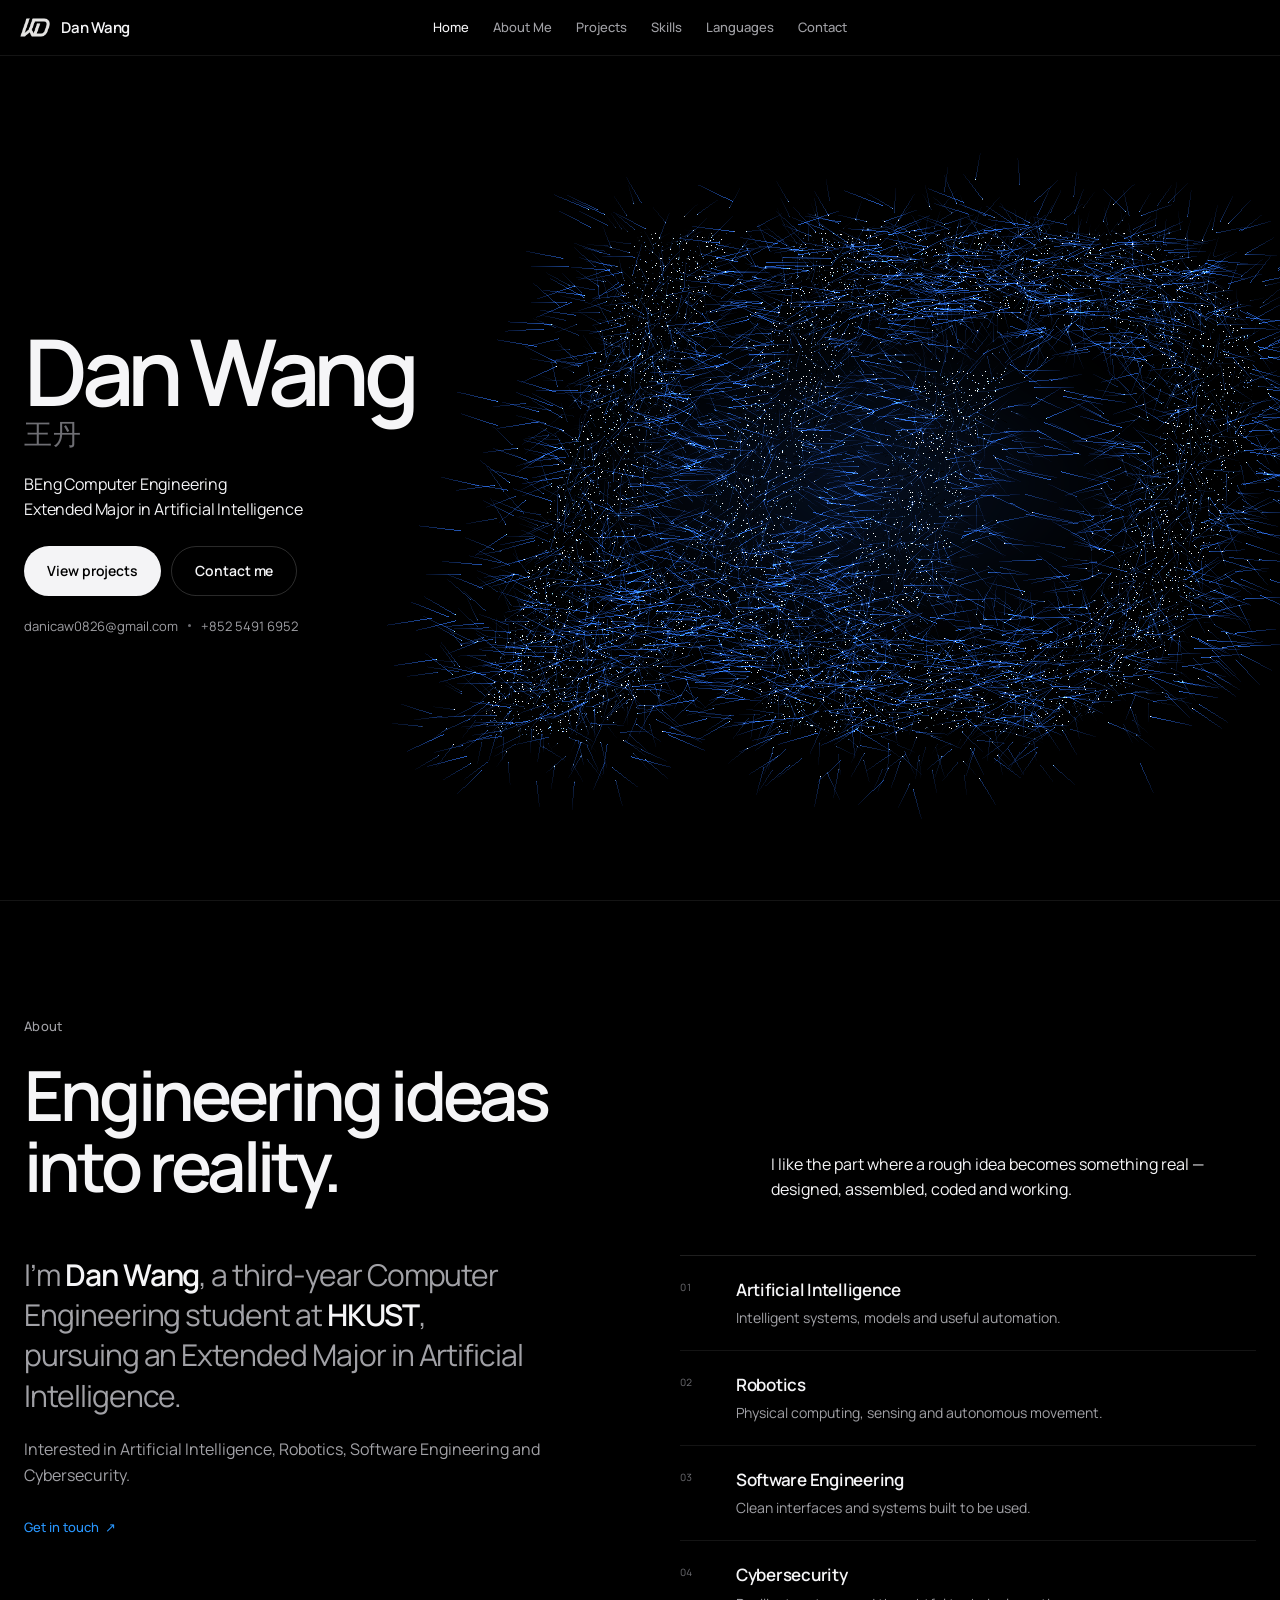
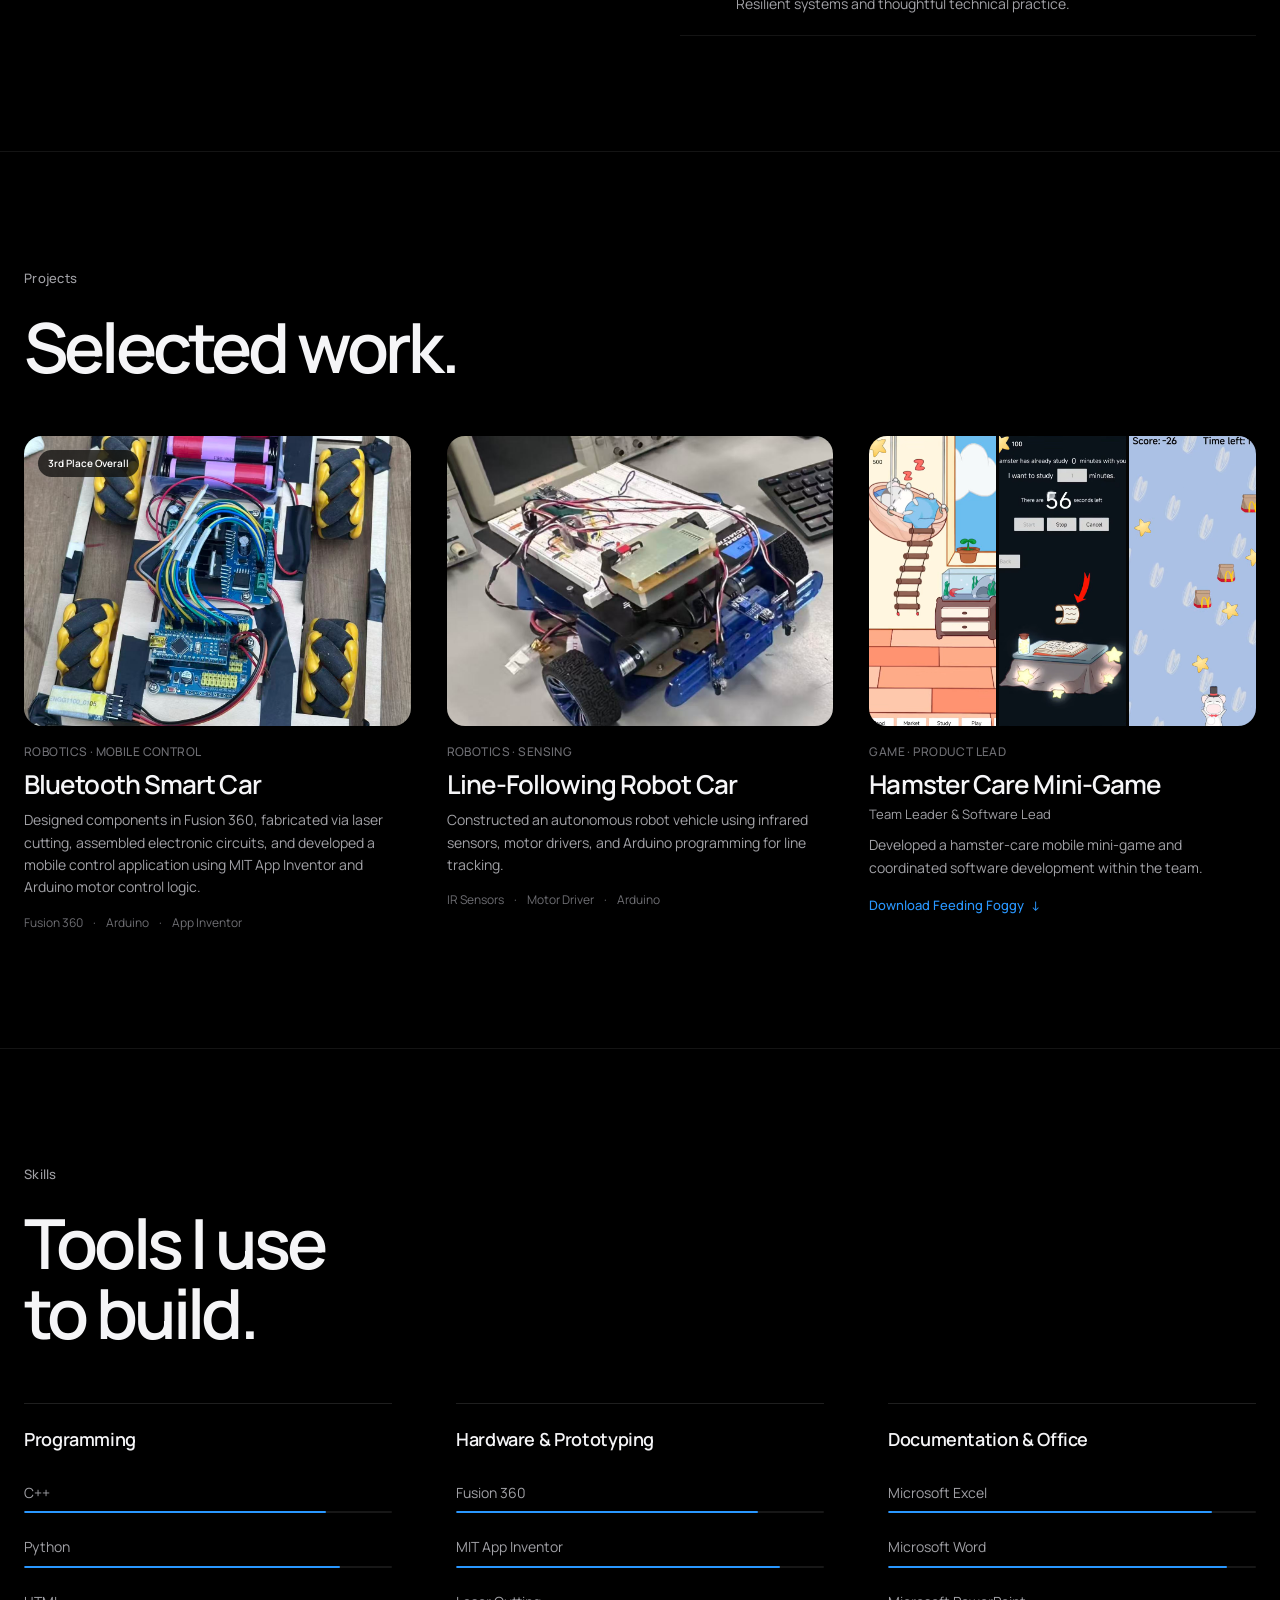
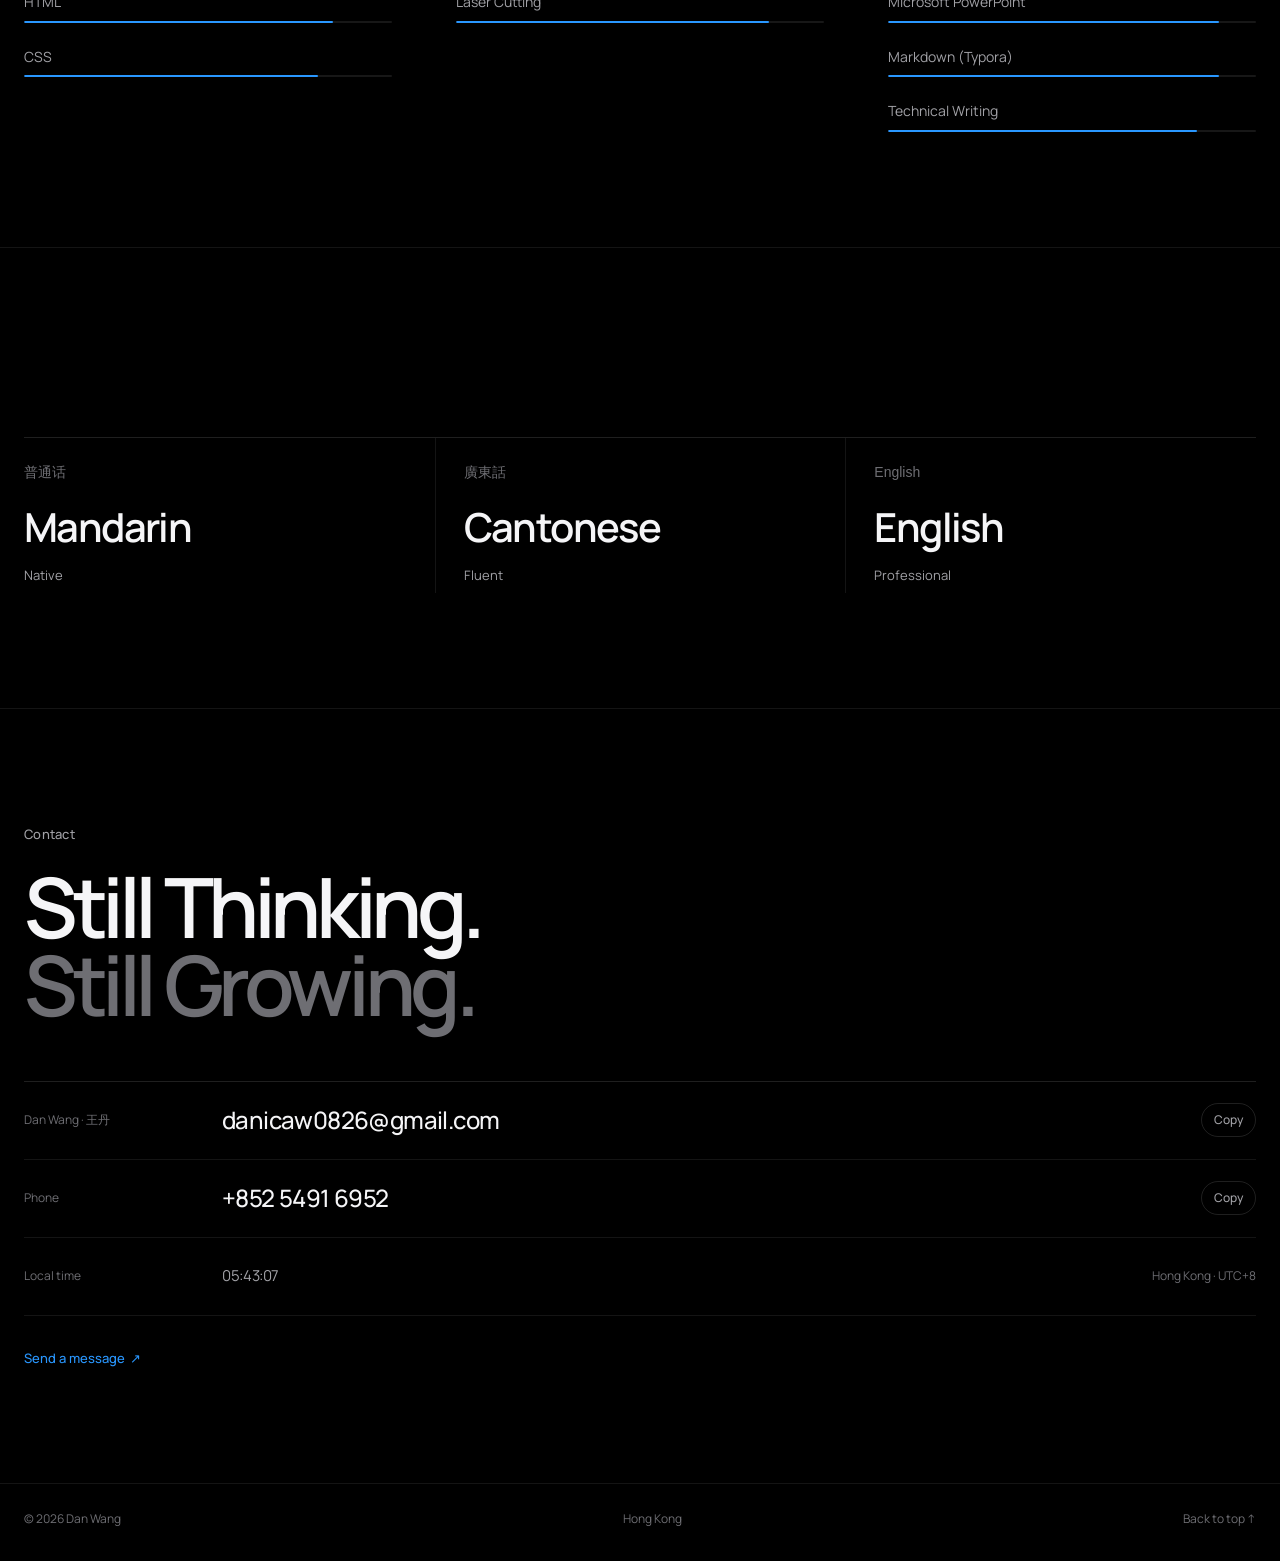
<file: versions/2026-10-26_current/index.html>
<!DOCTYPE html>
<html lang="en" data-intro="pending">
<head>
  <meta charset="UTF-8">
  <meta name="viewport" content="width=device-width, initial-scale=1.0">
  <meta name="theme-color" content="#000000">
  <meta name="color-scheme" content="dark">
  <meta name="description" content="Dan Wang — Computer Engineering and Artificial Intelligence student at HKUST. AI, robotics, software engineering and cybersecurity.">
  <meta name="author" content="Dan Wang">
  <meta property="og:title" content="Dan Wang — Computer Engineering & AI">
  <meta property="og:description" content="BEng Computer Engineering (Extended Major in Artificial Intelligence) at HKUST. Artificial intelligence, robotics, software engineering and cybersecurity.">
  <meta property="og:type" content="website">
  <title>Dan Wang — Computer Engineering & AI</title>

  <link rel="icon" type="image/png" href="assets/favicon.png">
  <link rel="preload" href="assets/fonts/manrope-latin.woff2" as="font" type="font/woff2" crossorigin>
  <link rel="stylesheet" href="css/styles.css">

  <script>
    (function () {
      try {
        if (sessionStorage.getItem('dw-intro-complete') === '1') {
          document.documentElement.dataset.intro = 'played';
        }
      } catch (error) { /* Storage may be unavailable in strict privacy modes. */ }
    }());
  </script>
</head>
<body class="intro-active">

  <a class="skip-link" href="#main">Skip to content</a>

  <!-- Particle-only introduction. No text, no navigation, no interface. -->
  <div class="intro" id="intro" aria-label="Animated WD logo introduction">
    <div class="intro-bg" id="introBg" aria-hidden="true"></div>
    <canvas class="intro-canvas" id="introCanvas" aria-hidden="true"></canvas>
    <div class="intro-vignette" aria-hidden="true"></div>
    <button class="sr-only" id="skipIntro" type="button">Skip intro</button>
  </div>

  <!-- Navigation -->
  <header class="site-header" id="siteHeader">
    <div class="nav">
      <a class="brand" href="#home" aria-label="Dan Wang — home">
        <span class="brand__mark"><img src="assets/wd-logo.png" alt="" width="38" height="25"></span>
        <span class="brand__name">Dan Wang</span>
      </a>

      <nav class="desktop-nav" aria-label="Primary navigation">
        <a class="nav-link is-active" href="#home" data-section="home">Home</a>
        <a class="nav-link" href="#about" data-section="about">About Me</a>
        <a class="nav-link" href="#projects" data-section="projects">Projects</a>
        <a class="nav-link" href="#skills" data-section="skills">Skills</a>
        <a class="nav-link" href="#languages" data-section="languages">Languages</a>
        <a class="nav-link" href="#contact" data-section="contact">Contact</a>
      </nav>

      <div class="nav__right">
        <button class="menu-toggle" id="menuToggle" type="button" aria-label="Open menu" aria-expanded="false" aria-controls="mobileMenu">
          <span></span><span></span>
        </button>
      </div>
    </div>
  </header>

  <div class="mobile-menu" id="mobileMenu" aria-hidden="true">
    <nav class="mobile-nav" aria-label="Mobile navigation">
      <a href="#home" data-mobile-link>Home</a>
      <a href="#about" data-mobile-link>About Me</a>
      <a href="#projects" data-mobile-link>Projects</a>
      <a href="#skills" data-mobile-link>Skills</a>
      <a href="#languages" data-mobile-link>Languages</a>
      <a href="#contact" data-mobile-link>Contact</a>
    </nav>
    <div class="mobile-menu__footer">
      <a href="mailto:danicaw0826@gmail.com">danicaw0826@gmail.com</a>
      <span>Hong Kong</span>
    </div>
  </div>

  <div class="page" id="page">
    <main id="main">

      <!-- Hero -->
      <section class="hero" id="home" aria-labelledby="heroTitle">
        <div class="container hero__grid">
          <div class="hero__copy">
            <h1 class="hero__title" id="heroTitle" data-hero-reveal>
              Dan Wang <span lang="zh-Hans">王丹</span>
            </h1>

            <div class="hero__education" data-hero-reveal>
              <p>BEng Computer Engineering</p>
              <p>Extended Major in Artificial Intelligence</p>
            </div>

            <div class="hero__actions" data-hero-reveal>
              <a class="button button--light" href="#projects">View projects</a>
              <a class="button button--dark" href="#contact">Contact me</a>
            </div>

            <div class="hero__contact" data-hero-reveal>
              <a href="mailto:danicaw0826@gmail.com">danicaw0826@gmail.com</a>
              <span class="dot" aria-hidden="true"></span>
              <a href="tel:+85254916952">+852 5491 6952</a>
            </div>
          </div>

          <div class="hero__visual">
            <div class="logo-stage" id="logoStage" role="img" aria-label="Interactive particle rendering of the WD monogram. Move your cursor over the mark to disturb it.">
              <div class="logo-glow" aria-hidden="true"></div>
              <img class="logo-fallback" src="assets/wd-logo@3x.png" alt="WD monogram" width="585" height="384">
              <canvas id="heroCanvas" class="hero-canvas" aria-hidden="true"></canvas>
            </div>
          </div>
        </div>

      </section>

      <!-- About -->
      <section class="section" id="about" aria-labelledby="aboutTitle">
        <div class="container">
          <div class="section-head">
            <p class="eyebrow" data-reveal>About</p>
            <div class="section-head__row">
              <h2 class="section-title" id="aboutTitle" data-reveal>
                Engineering ideas<br>into reality.
              </h2>
              <p class="section-intro" data-reveal>
                I like the part where a rough idea becomes something real — designed,
                assembled, coded and working.
              </p>
            </div>
          </div>

          <div class="about__grid">
            <div class="about__copy" data-reveal>
              <p class="about__lead">
                I’m <strong>Dan Wang</strong>, a third-year Computer Engineering student
                at <strong>HKUST</strong>, pursuing an Extended Major in Artificial Intelligence.
              </p>
              <p>
                Interested in Artificial Intelligence, Robotics, Software Engineering and
                Cybersecurity.
              </p>
              <a class="text-link" href="mailto:danicaw0826@gmail.com">Get in touch <span aria-hidden="true">↗</span></a>
            </div>

            <div class="focus-list" data-reveal>
              <div class="focus-row">
                <span class="focus-row__number">01</span>
                <div>
                  <h3>Artificial Intelligence</h3>
                  <p>Intelligent systems, models and useful automation.</p>
                </div>
              </div>
              <div class="focus-row">
                <span class="focus-row__number">02</span>
                <div>
                  <h3>Robotics</h3>
                  <p>Physical computing, sensing and autonomous movement.</p>
                </div>
              </div>
              <div class="focus-row">
                <span class="focus-row__number">03</span>
                <div>
                  <h3>Software Engineering</h3>
                  <p>Clean interfaces and systems built to be used.</p>
                </div>
              </div>
              <div class="focus-row">
                <span class="focus-row__number">04</span>
                <div>
                  <h3>Cybersecurity</h3>
                  <p>Resilient systems and thoughtful technical practice.</p>
                </div>
              </div>
            </div>
          </div>
        </div>
      </section>

      <!-- Projects -->
      <section class="section" id="projects" aria-labelledby="projectsTitle">
        <div class="container">
          <div class="section-head">
            <p class="eyebrow" data-reveal>Projects</p>
            <div class="section-head__row">
              <h2 class="section-title" id="projectsTitle" data-reveal>
                Selected work.
              </h2>
            </div>
          </div>

          <div class="projects-grid">
            <article class="project" data-reveal>
              <div class="project__media">
                <img src="picture/Bluetooth_Car.jpg" alt="Bluetooth-controlled smart car with yellow mecanum wheels, battery pack and Arduino electronics" width="1280" height="1707" loading="lazy" decoding="async">
                <span class="project__award">3rd Place Overall</span>
              </div>
              <div class="project__body">
                <p class="project__meta">Robotics · Mobile control</p>
                <h3>Bluetooth Smart Car</h3>
                <p class="project__description">
                  Designed components in Fusion 360, fabricated via laser cutting, assembled
                  electronic circuits, and developed a mobile control application using MIT App
                  Inventor and Arduino motor control logic.
                </p>
                <p class="project__tags"><span>Fusion 360</span><span>Arduino</span><span>App Inventor</span></p>
              </div>
            </article>

            <article class="project" data-reveal>
              <div class="project__media">
                <img src="picture/Line-Following_Robot_Car.jpg" alt="Line-following robot car with breadboard circuitry, wheels and blue chassis" width="1179" height="1094" loading="lazy" decoding="async">
              </div>
              <div class="project__body">
                <p class="project__meta">Robotics · Sensing</p>
                <h3>Line-Following Robot Car</h3>
                <p class="project__description">
                  Constructed an autonomous robot vehicle using infrared sensors, motor drivers,
                  and Arduino programming for line tracking.
                </p>
                <p class="project__tags"><span>IR Sensors</span><span>Motor Driver</span><span>Arduino</span></p>
              </div>
            </article>

            <article class="project" data-reveal>
              <div class="project__media project__media--screens">
                <img src="picture/hamster1.png" alt="Feeding Foggy hamster game bedroom screen" width="459" height="1062" loading="lazy" decoding="async">
                <img src="picture/hamster2.png" alt="Feeding Foggy study timer screen" width="479" height="1043" loading="lazy" decoding="async">
                <img src="picture/hamster3.png" alt="Feeding Foggy falling-food mini-game screen" width="459" height="1059" loading="lazy" decoding="async">
              </div>
              <div class="project__body">
                <p class="project__meta">Game · Product lead</p>
                <h3>Hamster Care Mini-Game</h3>
                <p class="project__role">Team Leader &amp; Software Lead</p>
                <p class="project__description">
                  Developed a hamster-care mobile mini-game and coordinated software development
                  within the team.
                </p>
                <a class="download-link" href="https://drive.google.com/file/d/1hfj9utNP11PQxYD93UrO8gNLVzRwfyzI/view?usp=drive_link" target="_blank" rel="noopener noreferrer">
                  Download Feeding Foggy
                  <span aria-hidden="true">↓</span>
                </a>
              </div>
            </article>
          </div>
        </div>
      </section>

      <!-- Skills -->
      <section class="section" id="skills" aria-labelledby="skillsTitle">
        <div class="container">
          <div class="section-head">
            <p class="eyebrow" data-reveal>Skills</p>
            <div class="section-head__row">
              <h2 class="section-title" id="skillsTitle" data-reveal>
                Tools I use<br>to build.
              </h2>
            </div>
          </div>

          <div class="skills-grid">
            <div class="skill-group" data-reveal>
              <h3>Programming</h3>
              <div class="skill-list">
                <div class="skill-row" role="progressbar" aria-label="C++ proficiency" aria-valuemin="0" aria-valuemax="100" aria-valuenow="82">
                  <div class="skill-row__label"><span>C++</span></div>
                  <div class="skill-bar"><span style="--level:82%"></span></div>
                </div>
                <div class="skill-row" role="progressbar" aria-label="Python proficiency" aria-valuemin="0" aria-valuemax="100" aria-valuenow="86">
                  <div class="skill-row__label"><span>Python</span></div>
                  <div class="skill-bar"><span style="--level:86%"></span></div>
                </div>
                <div class="skill-row" role="progressbar" aria-label="HTML proficiency" aria-valuemin="0" aria-valuemax="100" aria-valuenow="84">
                  <div class="skill-row__label"><span>HTML</span></div>
                  <div class="skill-bar"><span style="--level:84%"></span></div>
                </div>
                <div class="skill-row" role="progressbar" aria-label="CSS proficiency" aria-valuemin="0" aria-valuemax="100" aria-valuenow="80">
                  <div class="skill-row__label"><span>CSS</span></div>
                  <div class="skill-bar"><span style="--level:80%"></span></div>
                </div>
              </div>
            </div>

            <div class="skill-group" data-reveal>
              <h3>Hardware &amp; Prototyping</h3>
              <div class="skill-list">
                <div class="skill-row" role="progressbar" aria-label="Fusion 360 proficiency" aria-valuemin="0" aria-valuemax="100" aria-valuenow="82">
                  <div class="skill-row__label"><span>Fusion 360</span></div>
                  <div class="skill-bar"><span style="--level:82%"></span></div>
                </div>
                <div class="skill-row" role="progressbar" aria-label="MIT App Inventor proficiency" aria-valuemin="0" aria-valuemax="100" aria-valuenow="88">
                  <div class="skill-row__label"><span>MIT App Inventor</span></div>
                  <div class="skill-bar"><span style="--level:88%"></span></div>
                </div>
                <div class="skill-row" role="progressbar" aria-label="Laser cutting proficiency" aria-valuemin="0" aria-valuemax="100" aria-valuenow="85">
                  <div class="skill-row__label"><span>Laser Cutting</span></div>
                  <div class="skill-bar"><span style="--level:85%"></span></div>
                </div>
              </div>
            </div>

            <div class="skill-group" data-reveal>
              <h3>Documentation &amp; Office</h3>
              <div class="skill-list">
                <div class="skill-row" role="progressbar" aria-label="Microsoft Excel proficiency" aria-valuemin="0" aria-valuemax="100" aria-valuenow="88">
                  <div class="skill-row__label"><span>Microsoft Excel</span></div>
                  <div class="skill-bar"><span style="--level:88%"></span></div>
                </div>
                <div class="skill-row" role="progressbar" aria-label="Microsoft Word proficiency" aria-valuemin="0" aria-valuemax="100" aria-valuenow="92">
                  <div class="skill-row__label"><span>Microsoft Word</span></div>
                  <div class="skill-bar"><span style="--level:92%"></span></div>
                </div>
                <div class="skill-row" role="progressbar" aria-label="Microsoft PowerPoint proficiency" aria-valuemin="0" aria-valuemax="100" aria-valuenow="90">
                  <div class="skill-row__label"><span>Microsoft PowerPoint</span></div>
                  <div class="skill-bar"><span style="--level:90%"></span></div>
                </div>
                <div class="skill-row" role="progressbar" aria-label="Markdown proficiency" aria-valuemin="0" aria-valuemax="100" aria-valuenow="90">
                  <div class="skill-row__label"><span>Markdown (Typora)</span></div>
                  <div class="skill-bar"><span style="--level:90%"></span></div>
                </div>
                <div class="skill-row" role="progressbar" aria-label="Technical writing proficiency" aria-valuemin="0" aria-valuemax="100" aria-valuenow="84">
                  <div class="skill-row__label"><span>Technical Writing</span></div>
                  <div class="skill-bar"><span style="--level:84%"></span></div>
                </div>
              </div>
            </div>
          </div>
        </div>
      </section>

      <!-- Languages -->
      <section class="section" id="languages" aria-label="Languages">
        <div class="container">
          <div class="section-head">
            <p class="eyebrow" data-reveal>Languages</p>
          </div>

          <div class="languages-grid" data-reveal>
            <div class="language-item">
              <span class="language-item__native" lang="zh-Hans">普通话</span>
              <h3>Mandarin</h3>
              <p>Native</p>
            </div>
            <div class="language-item">
              <span class="language-item__native" lang="zh-Hant">廣東話</span>
              <h3>Cantonese</h3>
              <p>Fluent</p>
            </div>
            <div class="language-item">
              <span class="language-item__native">English</span>
              <h3>English</h3>
              <p>Professional</p>
            </div>
          </div>
        </div>
      </section>

      <!-- Contact -->
      <section class="section contact" id="contact" aria-labelledby="contactTitle">
        <div class="container">
          <p class="eyebrow" data-reveal>Contact</p>
          <h2 class="contact__motto" id="contactTitle" data-reveal>
            Still Thinking. <span>Still Growing.</span>
          </h2>

          <div class="contact__details" data-reveal>
            <div class="contact-row">
              <span class="contact-row__label">Dan Wang · 王丹</span>
              <a class="contact-row__value" href="mailto:danicaw0826@gmail.com">danicaw0826@gmail.com</a>
              <button class="copy-button" type="button" data-copy="danicaw0826@gmail.com" aria-label="Copy email address">Copy</button>
            </div>
            <div class="contact-row">
              <span class="contact-row__label">Phone</span>
              <a class="contact-row__value" href="tel:+85254916952">+852 5491 6952</a>
              <button class="copy-button" type="button" data-copy="+852 5491 6952" aria-label="Copy phone number">Copy</button>
            </div>
            <div class="contact-row contact-row--small">
              <span class="contact-row__label">Local time</span>
              <span class="contact-row__value" id="localTime">00:00:00</span>
              <span class="contact-row__hint">Hong Kong · UTC+8</span>
            </div>
          </div>

          <div class="contact__footer" data-reveal>
            <a href="mailto:danicaw0826@gmail.com?subject=Internship%20opportunity%20for%20Dan%20Wang">Send a message <span aria-hidden="true">↗</span></a>
          </div>
        </div>
      </section>
    </main>

    <footer class="site-footer">
      <div class="container site-footer__inner">
        <span>© <span id="year">2026</span> Dan Wang</span>
        <span>Hong Kong</span>
        <a href="#home">Back to top ↑</a>
      </div>
    </footer>
  </div>

  <div class="toast" id="toast" role="status" aria-live="polite">
    <span id="toastText">Copied to clipboard</span>
  </div>

  <noscript>
    <style>
      .intro { display: none !important; }
      .site-header, .page { opacity: 1 !important; visibility: visible !important; }
      [data-reveal] { opacity: 1 !important; transform: none !important; }
      .hero__visual { opacity: 1 !important; }
      .logo-fallback { opacity: 0.92 !important; }
      .hero-canvas { display: none !important; }
      .skill-bar span { width: var(--level) !important; }
      body { overflow: auto !important; }
    </style>
  </noscript>

  <script src="vendor/three.min.js"></script>
  <script src="vendor/gsap.min.js"></script>
  <script src="js/logo-data.js"></script>
  <script src="js/logo-engine.js"></script>
  <script src="js/app.js"></script>
</body>
</html>
</file>
<file: css/styles.css>
/* ─────────────────────────────────────────────────────────────
   DAN WANG — PORTFOLIO
   A restrained, Apple-inspired system: type, space, photography.
──────────────────────────────────────────────────────────────── */

@font-face {
  font-family: 'Manrope';
  src: url('../assets/fonts/manrope-latin.woff2') format('woff2');
  font-weight: 300 800;
  font-style: normal;
  font-display: swap;
}
:root {
  --bg: #000000;
  --surface: #0b0b0d;
  --surface-2: #111114;
  --text: #f5f5f7;
  --text-secondary: #a1a1a6;
  --text-tertiary: #6e6e73;
  --line: rgba(255, 255, 255, 0.12);
  --line-soft: rgba(255, 255, 255, 0.08);
  --accent: #2997ff;
  --green: #30d158;
  --font-sans: 'Manrope', -apple-system, BlinkMacSystemFont, 'SF Pro Display', 'Segoe UI', sans-serif;
  --ease: cubic-bezier(0.16, 1, 0.3, 1);
  --ease-soft: cubic-bezier(0.4, 0, 0.2, 1);
  --nav-height: 56px;
  --content: 1380px;
}

*,
*::before,
*::after { box-sizing: border-box; }

html {
  scroll-behavior: smooth;
  -webkit-text-size-adjust: 100%;
}

body {
  margin: 0;
  min-width: 320px;
  background: var(--bg);
  color: var(--text);
  font-family: var(--font-sans);
  font-size: 16px;
  line-height: 1.55;
  -webkit-font-smoothing: antialiased;
  text-rendering: optimizeLegibility;
  overflow-x: hidden;
}
body.intro-active,
body.menu-open { overflow: hidden; }

h1, h2, h3, p { margin: 0; }
a { color: inherit; text-decoration: none; }
button { font: inherit; color: inherit; border: 0; background: none; padding: 0; cursor: pointer; }
img, svg, canvas { display: block; max-width: 100%; }
::selection { background: rgba(41, 151, 255, 0.35); color: #fff; }

:focus-visible {
  outline: 2px solid var(--text);
  outline-offset: 4px;
  border-radius: 6px;
}

::-webkit-scrollbar { width: 10px; }
::-webkit-scrollbar-track { background: #000; }
::-webkit-scrollbar-thumb {
  background: #2c2c2e;
  border-radius: 99px;
  border: 3px solid #000;
}
::-webkit-scrollbar-thumb:hover { background: #48484a; }

.sr-only {
  position: absolute;
  width: 1px; height: 1px;
  padding: 0; margin: -1px;
  overflow: hidden;
  clip: rect(0, 0, 0, 0);
  white-space: nowrap;
  border: 0;
}

.skip-link {
  position: fixed;
  top: 10px;
  left: 10px;
  z-index: 3000;
  padding: 10px 15px;
  border-radius: 8px;
  background: var(--text);
  color: #000;
  font-size: 13px;
  font-weight: 600;
  transform: translateY(-150%);
  transition: transform 0.2s var(--ease-soft);
}
.skip-link:focus { transform: translateY(0); }

.container {
  width: min(100% - 48px, var(--content));
  margin-inline: auto;
}

.dot {
  width: 3px;
  height: 3px;
  border-radius: 50%;
  background: var(--text-tertiary);
  flex: 0 0 auto;
}

/* ───────────────────────────── Intro ───────────────────────────── */
.intro {
  position: fixed;
  inset: 0;
  z-index: 1000;
  background: transparent;
  overflow: hidden;
  transition: opacity 0.9s var(--ease-soft), visibility 0.9s;
}
.intro-bg {
  position: absolute;
  inset: 0;
  z-index: 0;
  background: #000;
}
.intro-canvas {
  position: absolute;
  inset: 0;
  z-index: 1;
  width: 100%;
  height: 100%;
  pointer-events: none;
}
.intro-vignette {
  position: absolute;
  inset: 0;
  z-index: 2;
  pointer-events: none;
  background:
    radial-gradient(ellipse 50% 60% at 50% 50%, transparent 28%, rgba(0, 0, 0, 0.25) 72%, #000 100%),
    linear-gradient(180deg, rgba(0, 0, 0, 0.45), transparent 25%, transparent 75%, rgba(0, 0, 0, 0.55));
}
.intro.is-finished,
html[data-intro='played'] .intro {
  opacity: 0;
  visibility: hidden;
  pointer-events: none;
}

/* ──────────────────────────── Chrome ───────────────────────────── */
.site-header {
  position: fixed;
  top: 0;
  left: 0;
  right: 0;
  z-index: 200;
  height: var(--nav-height);
  background: rgba(0, 0, 0, 0.72);
  border-bottom: 1px solid var(--line-soft);
  -webkit-backdrop-filter: saturate(1.4) blur(20px);
  backdrop-filter: saturate(1.4) blur(20px);
  opacity: 0;
  visibility: hidden;
  transform: translateY(-8px);
  transition: opacity 0.8s var(--ease-soft), transform 0.8s var(--ease-soft), visibility 0.8s;
}
body.site-ready .site-header { opacity: 1; visibility: visible; transform: translateY(0); }

.nav {
  width: min(100% - 36px, var(--content));
  height: 100%;
  margin-inline: auto;
  display: grid;
  grid-template-columns: 1fr auto 1fr;
  align-items: center;
  gap: 24px;
}

.brand { display: inline-flex; align-items: center; gap: 9px; flex-shrink: 0; justify-self: start; }
.brand__mark { display: grid; place-items: center; width: 34px; height: 26px; }
.brand__mark img { width: 30px; height: auto; opacity: 0.92; }
.brand__name {
  font-size: 15px;
  font-weight: 600;
  letter-spacing: -0.015em;
  color: var(--text);
}

.desktop-nav { display: flex; align-items: center; gap: 2px; justify-self: center; margin: 0; }
.nav-link {
  padding: 7px 11px;
  border-radius: 6px;
  font-size: 13px;
  font-weight: 500;
  color: var(--text-secondary);
  transition: color 0.2s;
}
.nav-link:hover { color: var(--text); }
.nav-link.is-active { color: var(--text); }

.nav__right { display: flex; align-items: center; gap: 18px; flex-shrink: 0; justify-self: end; }

.menu-toggle {
  display: none;
  width: 38px;
  height: 38px;
  position: relative;
  border-radius: 50%;
  transition: background 0.2s;
}
.menu-toggle:hover { background: rgba(255, 255, 255, 0.06); }
.menu-toggle span {
  position: absolute;
  left: 10px;
  width: 18px;
  height: 1px;
  background: var(--text);
  transition: top 0.3s var(--ease-soft), transform 0.3s var(--ease-soft);
}
.menu-toggle span:first-child { top: 15px; }
.menu-toggle span:last-child { top: 22px; }
.menu-toggle[aria-expanded='true'] span:first-child { top: 19px; transform: rotate(45deg); }
.menu-toggle[aria-expanded='true'] span:last-child { top: 19px; transform: rotate(-45deg); }

.mobile-menu {
  position: fixed;
  inset: 0;
  z-index: 150;
  padding: calc(var(--nav-height) + 40px) 24px 34px;
  background: #000;
  opacity: 0;
  visibility: hidden;
  pointer-events: none;
  transition: opacity 0.4s var(--ease-soft), visibility 0.4s;
  display: flex;
  flex-direction: column;
}
.mobile-menu.is-open { opacity: 1; visibility: visible; pointer-events: auto; }
.mobile-nav { display: flex; flex-direction: column; }
.mobile-nav a {
  padding: 14px 0;
  border-bottom: 1px solid var(--line-soft);
  font-size: clamp(30px, 8vw, 42px);
  font-weight: 600;
  line-height: 1.1;
  letter-spacing: -0.045em;
  color: var(--text);
  opacity: 0;
  transform: translateY(12px);
  transition: opacity 0.5s var(--ease-soft), transform 0.5s var(--ease-soft);
}
.mobile-menu.is-open .mobile-nav a { opacity: 1; transform: translateY(0); }
.mobile-menu.is-open .mobile-nav a:nth-child(1) { transition-delay: 0.04s; }
.mobile-menu.is-open .mobile-nav a:nth-child(2) { transition-delay: 0.07s; }
.mobile-menu.is-open .mobile-nav a:nth-child(3) { transition-delay: 0.1s; }
.mobile-menu.is-open .mobile-nav a:nth-child(4) { transition-delay: 0.13s; }
.mobile-menu.is-open .mobile-nav a:nth-child(5) { transition-delay: 0.16s; }
.mobile-menu.is-open .mobile-nav a:nth-child(6) { transition-delay: 0.19s; }
.mobile-menu__footer {
  margin-top: auto;
  display: flex;
  flex-direction: column;
  gap: 5px;
  font-size: 12px;
  color: var(--text-tertiary);
}
.mobile-menu__footer a { color: var(--text-secondary); }

/* ──────────────────────────── Page shell ──────────────────────── */
.page {
  opacity: 0;
  visibility: hidden;
  transition: opacity 1s var(--ease-soft), visibility 1s;
}
body.site-ready .page { opacity: 1; visibility: visible; }

.hero {
  min-height: 100svh;
  display: flex;
  flex-direction: column;
  justify-content: center;
  padding: calc(var(--nav-height) + 34px) 0 24px;
  position: relative;
  overflow: clip;
}
.hero__grid {
  display: grid;
  grid-template-columns: minmax(0, 1.3fr) minmax(0, 0.7fr);
  grid-template-areas: "visual copy";
  align-items: center;
  gap: clamp(28px, 2.8vw, 40px);
}

.hero__title {
  margin-top: 0;
  font-size: clamp(60px, 7.2vw, 104px);
  font-weight: 600;
  line-height: 0.9;
  letter-spacing: -0.07em;
  color: var(--text);
  white-space: nowrap;
}
.hero__title span {
  display: block;
  margin: 10px 0 0;
  font-family: 'Microsoft YaHei', 'PingFang SC', 'Noto Sans SC', sans-serif;
  font-size: 0.3em;
  font-weight: 400;
  letter-spacing: 0.04em;
  color: var(--text-tertiary);
}

.hero__copy { grid-area: copy; min-width: 0; }
.hero__education { margin-top: 24px; }
.hero__education p {
  font-size: 16px;
  line-height: 1.55;
  color: var(--text);
  letter-spacing: -0.01em;
}
.hero__actions { display: flex; flex-wrap: wrap; gap: 10px; margin-top: 24px; }
.button {
  display: inline-flex;
  align-items: center;
  justify-content: center;
  height: 50px;
  padding: 0 23px;
  border-radius: 999px;
  font-size: 14px;
  font-weight: 600;
  letter-spacing: -0.005em;
  transition: background 0.25s, color 0.25s, border-color 0.25s, transform 0.25s var(--ease);
}
.button:hover { transform: translateY(-1px); }
.button--light { background: #f5f5f7; color: #000; }
.button--light:hover { background: #fff; }
.button--dark { border: 1px solid rgba(255, 255, 255, 0.18); color: var(--text); }
.button--dark:hover { background: rgba(255, 255, 255, 0.07); border-color: rgba(255, 255, 255, 0.3); }

.hero__contact {
  display: flex;
  align-items: center;
  flex-wrap: wrap;
  gap: 10px;
  margin-top: 20px;
  font-size: 13px;
  color: var(--text-secondary);
}
.hero__contact a { transition: color 0.2s; }
.hero__contact a:hover { color: var(--text); }

.hero__visual { grid-area: visual; min-width: 0; }
.logo-stage {
  position: relative;
  width: 100%;
  height: clamp(480px, 45vw, 650px);
  cursor: crosshair;
  -webkit-user-select: none;
  user-select: none;
}
.logo-glow {
  position: absolute;
  left: 50%;
  top: 50%;
  width: 78%;
  height: 60%;
  transform: translate(-50%, -50%);
  border-radius: 50%;
  background: radial-gradient(ellipse, rgba(30, 98, 214, 0.16), transparent 68%);
  filter: blur(36px);
  pointer-events: none;
}
.logo-fallback {
  position: absolute;
  left: 50%;
  top: 50%;
  z-index: 2;
  width: min(76%, 500px);
  height: auto;
  opacity: 0;
  transform: translate(-50%, -50%);
  filter: drop-shadow(0 0 24px rgba(72, 153, 255, 0.26));
  transition: opacity 0.4s;
}
body.no-webgl .logo-fallback { opacity: 0.92; }
body.no-webgl .hero-canvas { display: none; }
.hero-canvas {
  position: absolute;
  inset: 0;
  z-index: 3;
  width: 100%;
  height: 100%;
  opacity: 0;
  pointer-events: none;
  transition: opacity 0.8s var(--ease-soft);
}
.hero-canvas.is-live { opacity: 1; }
.hero__visual { opacity: 0; transition: opacity 0.7s var(--ease-soft); }
.hero__visual.is-visible { opacity: 1; }

/* ──────────────────────────── Sections ────────────────────────── */
.section {
  padding: clamp(78px, 9vw, 116px) 0;
  border-top: 1px solid var(--line-soft);
  scroll-margin-top: calc(var(--nav-height) + 16px);
}
.section-head { margin-bottom: clamp(38px, 4.2vw, 56px); }
.eyebrow {
  font-size: 13px;
  font-weight: 500;
  letter-spacing: 0.02em;
  color: var(--text-secondary);
}
.section-head__row {
  display: grid;
  grid-template-columns: minmax(0, 1.18fr) minmax(260px, 0.82fr);
  align-items: end;
  gap: 48px;
  margin-top: 24px;
}
.section-title {
  font-size: clamp(42px, 5.4vw, 72px);
  font-weight: 600;
  line-height: 1.02;
  letter-spacing: -0.055em;
  color: var(--text);
}
/* ──────────────────────────── About ───────────────────────────── */
.about__grid {
  display: grid;
  grid-template-columns: minmax(0, 0.98fr) minmax(0, 1.02fr);
  gap: clamp(48px, 8vw, 120px);
}
.about__copy { max-width: 520px; }
.about__lead {
  font-size: clamp(22px, 2.6vw, 30px);
  line-height: 1.34;
  letter-spacing: -0.035em;
  color: var(--text-secondary);
}
.about__lead strong { font-weight: 600; color: var(--text); }
.about__copy p + p {
  margin-top: 20px;
  font-size: 16px;
  line-height: 1.65;
  color: var(--text-secondary);
}
.text-link {
  display: inline-flex;
  align-items: center;
  gap: 6px;
  margin-top: 28px;
  font-size: 13px;
  font-weight: 500;
  color: var(--accent);
  transition: opacity 0.2s;
}
.text-link:hover { opacity: 0.75; }

.focus-list { border-top: 1px solid var(--line); }
.focus-row {
  display: grid;
  grid-template-columns: 38px 1fr;
  gap: 18px;
  padding: 21px 0;
  border-bottom: 1px solid var(--line-soft);
}
.focus-row__number {
  padding-top: 3px;
  font-size: 10px;
  color: var(--text-tertiary);
  font-variant-numeric: tabular-nums;
}
.focus-row h3 {
  font-size: 17px;
  font-weight: 600;
  letter-spacing: -0.015em;
  color: var(--text);
}
.focus-row p {
  margin-top: 4px;
  font-size: 14px;
  line-height: 1.55;
  color: var(--text-secondary);
}

/* ──────────────────────────── Projects ────────────────────────── */
.projects-grid {
  display: grid;
  grid-template-columns: repeat(3, minmax(0, 1fr));
  gap: clamp(22px, 3vw, 36px);
}
.project__media {
  position: relative;
  aspect-ratio: 4 / 3;
  overflow: hidden;
  border-radius: 18px;
  background: var(--surface);
}
.project__media img {
  width: 100%;
  height: 100%;
  object-fit: cover;
  object-position: center;
  transition: transform 0.8s var(--ease);
}
.project:first-child .project__media img { object-position: center 46%; }
.project:hover .project__media img { transform: scale(1.025); }
.project__media--screens {
  display: grid;
  grid-template-columns: repeat(3, 1fr);
  gap: 3px;
  background: #050505;
}
.project__media--screens img { object-fit: cover; object-position: top center; }
.project__award {
  position: absolute;
  top: 14px;
  left: 14px;
  z-index: 2;
  padding: 6px 10px;
  border-radius: 999px;
  background: rgba(0, 0, 0, 0.68);
  -webkit-backdrop-filter: blur(12px);
  backdrop-filter: blur(12px);
  font-size: 10px;
  font-weight: 600;
  color: #fff;
}
.project__body { padding-top: 17px; }
.project__meta {
  font-size: 12px;
  font-weight: 500;
  letter-spacing: 0.035em;
  text-transform: uppercase;
  color: var(--text-tertiary);
}
.project__body h3 {
  margin-top: 7px;
  font-size: clamp(22px, 2.2vw, 26px);
  font-weight: 600;
  line-height: 1.18;
  letter-spacing: -0.035em;
}
.project__role {
  margin-top: 5px;
  font-size: 13px;
  color: var(--text-secondary);
}
.project__description {
  margin-top: 10px;
  font-size: 14px;
  line-height: 1.6;
  color: var(--text-secondary);
}
.project__tags {
  display: flex;
  flex-wrap: wrap;
  gap: 5px 10px;
  margin-top: 15px;
  font-size: 12px;
  color: var(--text-tertiary);
}
.project__tags span + span::before {
  content: '·';
  margin-right: 10px;
  color: var(--text-tertiary);
}
.download-link {
  display: inline-flex;
  align-items: center;
  gap: 7px;
  margin-top: 16px;
  font-size: 13px;
  font-weight: 500;
  color: var(--accent);
  transition: opacity 0.2s;
}
.download-link:hover { opacity: 0.75; }
.download-link span { font-size: 13px; }

/* ──────────────────────────── Skills ──────────────────────────── */
.skills-grid {
  display: grid;
  grid-template-columns: repeat(3, minmax(0, 1fr));
  gap: clamp(32px, 5vw, 72px);
}
.skill-group { border-top: 1px solid var(--line); padding-top: 22px; }
.skill-group h3 {
  font-size: 18px;
  font-weight: 600;
  letter-spacing: -0.02em;
}
.skill-list { margin-top: 28px; }
.skill-row { margin-bottom: 23px; }
.skill-row:last-child { margin-bottom: 0; }
.skill-row__label {
  display: flex;
  align-items: baseline;
  justify-content: space-between;
  margin-bottom: 8px;
  font-size: 14px;
  color: var(--text-secondary);
}
.skill-bar {
  height: 2px;
  overflow: hidden;
  border-radius: 99px;
  background: rgba(255, 255, 255, 0.09);
}
.skill-bar span {
  display: block;
  width: 0;
  height: 100%;
  border-radius: inherit;
  background: var(--accent);
  transition: width 1.1s var(--ease);
  transition-delay: var(--bar-delay, 0.08s);
}
.skill-group.is-visible .skill-bar span { width: var(--level); }
.skill-row:nth-child(2) .skill-bar span { --bar-delay: 0.13s; }
.skill-row:nth-child(3) .skill-bar span { --bar-delay: 0.18s; }
.skill-row:nth-child(4) .skill-bar span { --bar-delay: 0.23s; }
.skill-row:nth-child(5) .skill-bar span { --bar-delay: 0.28s; }
.skill-row:nth-child(6) .skill-bar span { --bar-delay: 0.33s; }

/* ──────────────────────────── Languages ───────────────────────── */
.languages-grid {
  display: grid;
  grid-template-columns: repeat(3, 1fr);
  border-top: 1px solid var(--line);
}
.language-item {
  padding: 24px 28px 8px 0;
}
.language-item + .language-item { padding-left: 28px; border-left: 1px solid var(--line-soft); }
.language-item__native {
  display: block;
  font-family: 'Microsoft YaHei', 'PingFang SC', 'Noto Sans SC', sans-serif;
  font-size: 14px;
  color: var(--text-tertiary);
}
.language-item h3 {
  margin-top: 12px;
  font-size: clamp(30px, 3.3vw, 40px);
  font-weight: 600;
  letter-spacing: -0.04em;
}
.language-item p {
  margin-top: 7px;
  font-size: 13px;
  color: var(--text-secondary);
}

/* ──────────────────────────── Contact ─────────────────────────── */
.contact { border-top: 1px solid var(--line-soft); }
.contact__motto {
  margin-top: 22px;
  font-size: clamp(50px, 6.5vw, 92px);
  font-weight: 600;
  line-height: 0.94;
  letter-spacing: -0.065em;
  color: var(--text);
}
.contact__motto span { display: block; color: var(--text-tertiary); }
.contact__details {
  margin-top: clamp(38px, 4.5vw, 58px);
  border-top: 1px solid var(--line);
}
.contact-row {
  display: grid;
  grid-template-columns: 180px minmax(0, 1fr) auto;
  align-items: center;
  gap: 18px;
  min-height: 78px;
  border-bottom: 1px solid var(--line-soft);
}
.contact-row__label {
  font-size: 12px;
  color: var(--text-tertiary);
}
.contact-row__value {
  min-width: 0;
  overflow-wrap: anywhere;
  font-size: clamp(19px, 2.1vw, 24px);
  font-weight: 500;
  letter-spacing: -0.025em;
  color: var(--text);
}
a.contact-row__value:hover { color: var(--accent); }
.contact-row__hint {
  font-size: 12px;
  color: var(--text-tertiary);
}
.copy-button {
  padding: 7px 12px;
  border: 1px solid var(--line);
  border-radius: 999px;
  font-size: 12px;
  font-weight: 500;
  color: var(--text-secondary);
  transition: color 0.2s, border-color 0.2s, background 0.2s;
}
.copy-button:hover { color: var(--text); border-color: rgba(255, 255, 255, 0.25); background: rgba(255, 255, 255, 0.04); }
.copy-button.is-copied { color: var(--green); border-color: rgba(48, 209, 88, 0.3); }
.contact-row--small .contact-row__value { font-size: 15px; font-weight: 400; color: var(--text-secondary); }

.contact__footer {
  display: flex;
  align-items: center;
  justify-content: space-between;
  gap: 24px;
  margin-top: 32px;
}
.contact__footer a {
  font-size: 13px;
  font-weight: 500;
  color: var(--accent);
  display: inline-flex;
  gap: 5px;
  transition: opacity 0.2s;
}
.contact__footer a:hover { opacity: 0.75; }

/* ──────────────────────────── Footer ──────────────────────────── */
.site-footer {
  border-top: 1px solid var(--line-soft);
  padding: 26px 0 32px;
}
.site-footer__inner {
  display: flex;
  align-items: center;
  justify-content: space-between;
  gap: 20px;
  font-size: 12px;
  color: var(--text-tertiary);
}
.site-footer a { transition: color 0.2s; }
.site-footer a:hover { color: var(--text); }

/* ──────────────────────────── Reveal ──────────────────────────── */
[data-reveal] {
  opacity: 0;
  transform: translateY(18px);
  transition: opacity 0.8s var(--ease), transform 0.8s var(--ease);
}
[data-reveal].is-visible {
  opacity: 1;
  transform: translateY(0);
}

/* ──────────────────────────── Toast ───────────────────────────── */
.toast {
  position: fixed;
  left: 50%;
  bottom: 24px;
  z-index: 1200;
  padding: 10px 15px;
  border: 1px solid rgba(255, 255, 255, 0.14);
  border-radius: 999px;
  background: rgba(29, 29, 31, 0.92);
  -webkit-backdrop-filter: blur(16px);
  backdrop-filter: blur(16px);
  font-size: 12px;
  color: var(--text);
  opacity: 0;
  visibility: hidden;
  transform: translate(-50%, 10px);
  transition: opacity 0.25s, visibility 0.25s, transform 0.3s var(--ease);
}
.toast.is-visible { opacity: 1; visibility: visible; transform: translate(-50%, 0); }

/* ─────────────────────────── Responsive ───────────────────────── */
@media (max-width: 1040px) {
  .desktop-nav { display: none; }
  .menu-toggle { display: block; }
  .nav__right { gap: 12px; }
  .skills-grid { gap: 36px; }
}

@media (max-width: 860px) {
  .hero { min-height: auto; padding-top: calc(var(--nav-height) + 48px); }
  .hero__grid { grid-template-columns: 1fr; grid-template-areas: "copy" "visual"; gap: 22px; }
  .hero__title { font-size: clamp(70px, 15vw, 118px); }
  .hero__title span { display: inline-block; margin: 0 0 0 0.12em; font-size: 0.3em; }
  .hero__copy { max-width: 620px; }
  .hero__education p { font-size: 16px; }
  .hero__visual { width: 100%; max-width: 560px; margin-inline: auto; }
  .logo-stage { height: clamp(360px, 78vw, 480px); }
  .section-head__row { grid-template-columns: 1fr; gap: 18px; }
  .about__grid { grid-template-columns: 1fr; gap: 46px; }
  .about__copy { max-width: none; }
  .projects-grid { grid-template-columns: 1fr; }
  .skills-grid { grid-template-columns: 1fr; gap: 34px; }
  .languages-grid { grid-template-columns: 1fr; border-top: 0; }
  .language-item { padding: 19px 0; border-top: 1px solid var(--line-soft); }
  .language-item + .language-item { padding-left: 0; border-left: 0; }
  .site-footer__inner { flex-wrap: wrap; }
}

@media (max-width: 600px) {
  .container { width: calc(100% - 36px); }
  .nav { width: calc(100% - 24px); }
  .hero { padding-top: calc(var(--nav-height) + 38px); }
  .hero__title { font-size: clamp(60px, 16vw, 86px); }
  .hero__title span { margin-left: 0.1em; font-size: 0.3em; }
  .hero__education p { font-size: 16px; }
  .hero__actions { margin-top: 24px; }
  .hero__contact { margin-top: 20px; font-size: 12px; gap: 8px; }
  .logo-stage { height: clamp(300px, 86vw, 430px); }
  .section { padding: 66px 0; }
  .section-title { font-size: clamp(34px, 10vw, 46px); }
  .eyebrow { font-size: 12px; }
  .about__lead { font-size: 22px; }
  .focus-row { grid-template-columns: 28px 1fr; gap: 12px; }
  .project__media { border-radius: 14px; }
  .contact__motto { font-size: clamp(42px, 12.5vw, 58px); }
  .contact-row { grid-template-columns: 1fr auto; gap: 6px 12px; padding: 16px 0; }
  .contact-row__label { grid-column: 1 / -1; }
  .contact-row__value { font-size: 16px; }
  .contact-row__hint { display: none; }
  .contact__footer { flex-direction: column; align-items: flex-start; gap: 14px; }
  .site-footer__inner { justify-content: flex-start; }
  .site-footer__inner span:nth-child(2) { display: none; }
}

@media (prefers-reduced-motion: reduce) {
  html { scroll-behavior: auto; }
  *, *::before, *::after {
    animation-duration: 0.01ms !important;
    animation-iteration-count: 1 !important;
    transition-duration: 0.01ms !important;
    scroll-behavior: auto !important;
  }
  [data-reveal] { opacity: 1; transform: none; }
  .skill-bar span { width: var(--level); }
}

@media print {
  .intro, .site-header, .mobile-menu, .toast { display: none !important; }
  .page { opacity: 1 !important; visibility: visible !important; }
  body { background: #fff; color: #000; }
}
</file>
<file: versions/2026-10-26_copy-left_logo-right/css/styles.css>
/* ─────────────────────────────────────────────────────────────
   DAN WANG — PORTFOLIO
   A restrained, Apple-inspired system: type, space, photography.
──────────────────────────────────────────────────────────────── */

@font-face {
  font-family: 'Manrope';
  src: url('../assets/fonts/manrope-latin.woff2') format('woff2');
  font-weight: 300 800;
  font-style: normal;
  font-display: swap;
}
:root {
  --bg: #000000;
  --surface: #0b0b0d;
  --surface-2: #111114;
  --text: #f5f5f7;
  --text-secondary: #a1a1a6;
  --text-tertiary: #6e6e73;
  --line: rgba(255, 255, 255, 0.12);
  --line-soft: rgba(255, 255, 255, 0.08);
  --accent: #2997ff;
  --green: #30d158;
  --font-sans: 'Manrope', -apple-system, BlinkMacSystemFont, 'SF Pro Display', 'Segoe UI', sans-serif;
  --ease: cubic-bezier(0.16, 1, 0.3, 1);
  --ease-soft: cubic-bezier(0.4, 0, 0.2, 1);
  --nav-height: 56px;
  --content: 1380px;
}

*,
*::before,
*::after { box-sizing: border-box; }

html {
  scroll-behavior: smooth;
  -webkit-text-size-adjust: 100%;
}

body {
  margin: 0;
  min-width: 320px;
  background: var(--bg);
  color: var(--text);
  font-family: var(--font-sans);
  font-size: 16px;
  line-height: 1.55;
  -webkit-font-smoothing: antialiased;
  text-rendering: optimizeLegibility;
  overflow-x: hidden;
}
body.intro-active,
body.menu-open { overflow: hidden; }

h1, h2, h3, p { margin: 0; }
a { color: inherit; text-decoration: none; }
button { font: inherit; color: inherit; border: 0; background: none; padding: 0; cursor: pointer; }
img, svg, canvas { display: block; max-width: 100%; }
::selection { background: rgba(41, 151, 255, 0.35); color: #fff; }

:focus-visible {
  outline: 2px solid var(--text);
  outline-offset: 4px;
  border-radius: 6px;
}

::-webkit-scrollbar { width: 10px; }
::-webkit-scrollbar-track { background: #000; }
::-webkit-scrollbar-thumb {
  background: #2c2c2e;
  border-radius: 99px;
  border: 3px solid #000;
}
::-webkit-scrollbar-thumb:hover { background: #48484a; }

.sr-only {
  position: absolute;
  width: 1px; height: 1px;
  padding: 0; margin: -1px;
  overflow: hidden;
  clip: rect(0, 0, 0, 0);
  white-space: nowrap;
  border: 0;
}

.skip-link {
  position: fixed;
  top: 10px;
  left: 10px;
  z-index: 3000;
  padding: 10px 15px;
  border-radius: 8px;
  background: var(--text);
  color: #000;
  font-size: 13px;
  font-weight: 600;
  transform: translateY(-150%);
  transition: transform 0.2s var(--ease-soft);
}
.skip-link:focus { transform: translateY(0); }

.container {
  width: min(100% - 48px, var(--content));
  margin-inline: auto;
}

.dot {
  width: 3px;
  height: 3px;
  border-radius: 50%;
  background: var(--text-tertiary);
  flex: 0 0 auto;
}

/* ───────────────────────────── Intro ───────────────────────────── */
.intro {
  position: fixed;
  inset: 0;
  z-index: 1000;
  background: transparent;
  overflow: hidden;
  transition: opacity 0.9s var(--ease-soft), visibility 0.9s;
}
.intro-bg {
  position: absolute;
  inset: 0;
  z-index: 0;
  background: #000;
}
.intro-canvas {
  position: absolute;
  inset: 0;
  z-index: 1;
  width: 100%;
  height: 100%;
  pointer-events: none;
}
.intro-vignette {
  position: absolute;
  inset: 0;
  z-index: 2;
  pointer-events: none;
  background:
    radial-gradient(ellipse 50% 60% at 50% 50%, transparent 28%, rgba(0, 0, 0, 0.25) 72%, #000 100%),
    linear-gradient(180deg, rgba(0, 0, 0, 0.45), transparent 25%, transparent 75%, rgba(0, 0, 0, 0.55));
}
.intro.is-finished,
html[data-intro='played'] .intro {
  opacity: 0;
  visibility: hidden;
  pointer-events: none;
}

/* ──────────────────────────── Chrome ───────────────────────────── */
.site-header {
  position: fixed;
  top: 0;
  left: 0;
  right: 0;
  z-index: 200;
  height: var(--nav-height);
  background: rgba(0, 0, 0, 0.72);
  border-bottom: 1px solid var(--line-soft);
  -webkit-backdrop-filter: saturate(1.4) blur(20px);
  backdrop-filter: saturate(1.4) blur(20px);
  opacity: 0;
  visibility: hidden;
  transform: translateY(-8px);
  transition: opacity 0.8s var(--ease-soft), transform 0.8s var(--ease-soft), visibility 0.8s;
}
body.site-ready .site-header { opacity: 1; visibility: visible; transform: translateY(0); }

.nav {
  width: min(100% - 36px, var(--content));
  height: 100%;
  margin-inline: auto;
  display: grid;
  grid-template-columns: 1fr auto 1fr;
  align-items: center;
  gap: 24px;
}

.brand { display: inline-flex; align-items: center; gap: 9px; flex-shrink: 0; justify-self: start; }
.brand__mark { display: grid; place-items: center; width: 34px; height: 26px; }
.brand__mark img { width: 30px; height: auto; opacity: 0.92; }
.brand__name {
  font-size: 15px;
  font-weight: 600;
  letter-spacing: -0.015em;
  color: var(--text);
}

.desktop-nav { display: flex; align-items: center; gap: 2px; justify-self: center; margin: 0; }
.nav-link {
  padding: 7px 11px;
  border-radius: 6px;
  font-size: 13px;
  font-weight: 500;
  color: var(--text-secondary);
  transition: color 0.2s;
}
.nav-link:hover { color: var(--text); }
.nav-link.is-active { color: var(--text); }

.nav__right { display: flex; align-items: center; gap: 18px; flex-shrink: 0; justify-self: end; }

.menu-toggle {
  display: none;
  width: 38px;
  height: 38px;
  position: relative;
  border-radius: 50%;
  transition: background 0.2s;
}
.menu-toggle:hover { background: rgba(255, 255, 255, 0.06); }
.menu-toggle span {
  position: absolute;
  left: 10px;
  width: 18px;
  height: 1px;
  background: var(--text);
  transition: top 0.3s var(--ease-soft), transform 0.3s var(--ease-soft);
}
.menu-toggle span:first-child { top: 15px; }
.menu-toggle span:last-child { top: 22px; }
.menu-toggle[aria-expanded='true'] span:first-child { top: 19px; transform: rotate(45deg); }
.menu-toggle[aria-expanded='true'] span:last-child { top: 19px; transform: rotate(-45deg); }

.mobile-menu {
  position: fixed;
  inset: 0;
  z-index: 150;
  padding: calc(var(--nav-height) + 40px) 24px 34px;
  background: #000;
  opacity: 0;
  visibility: hidden;
  pointer-events: none;
  transition: opacity 0.4s var(--ease-soft), visibility 0.4s;
  display: flex;
  flex-direction: column;
}
.mobile-menu.is-open { opacity: 1; visibility: visible; pointer-events: auto; }
.mobile-nav { display: flex; flex-direction: column; }
.mobile-nav a {
  padding: 14px 0;
  border-bottom: 1px solid var(--line-soft);
  font-size: clamp(30px, 8vw, 42px);
  font-weight: 600;
  line-height: 1.1;
  letter-spacing: -0.045em;
  color: var(--text);
  opacity: 0;
  transform: translateY(12px);
  transition: opacity 0.5s var(--ease-soft), transform 0.5s var(--ease-soft);
}
.mobile-menu.is-open .mobile-nav a { opacity: 1; transform: translateY(0); }
.mobile-menu.is-open .mobile-nav a:nth-child(1) { transition-delay: 0.04s; }
.mobile-menu.is-open .mobile-nav a:nth-child(2) { transition-delay: 0.07s; }
.mobile-menu.is-open .mobile-nav a:nth-child(3) { transition-delay: 0.1s; }
.mobile-menu.is-open .mobile-nav a:nth-child(4) { transition-delay: 0.13s; }
.mobile-menu.is-open .mobile-nav a:nth-child(5) { transition-delay: 0.16s; }
.mobile-menu.is-open .mobile-nav a:nth-child(6) { transition-delay: 0.19s; }
.mobile-menu__footer {
  margin-top: auto;
  display: flex;
  flex-direction: column;
  gap: 5px;
  font-size: 12px;
  color: var(--text-tertiary);
}
.mobile-menu__footer a { color: var(--text-secondary); }

/* ──────────────────────────── Page shell ──────────────────────── */
.page {
  opacity: 0;
  visibility: hidden;
  transition: opacity 1s var(--ease-soft), visibility 1s;
}
body.site-ready .page { opacity: 1; visibility: visible; }

.hero {
  min-height: 100svh;
  display: flex;
  flex-direction: column;
  justify-content: center;
  padding: calc(var(--nav-height) + 34px) 0 24px;
  position: relative;
  overflow: clip;
}
.hero__grid {
  display: grid;
  grid-template-columns: minmax(0, 0.7fr) minmax(0, 1.3fr);
  grid-template-areas: "copy visual";
  align-items: center;
  gap: clamp(28px, 2.8vw, 40px);
}

.hero__title {
  margin-top: 0;
  font-size: clamp(60px, 7.2vw, 104px);
  font-weight: 600;
  line-height: 0.9;
  letter-spacing: -0.07em;
  color: var(--text);
  white-space: nowrap;
}
.hero__title span {
  display: block;
  margin: 10px 0 0;
  font-family: 'Microsoft YaHei', 'PingFang SC', 'Noto Sans SC', sans-serif;
  font-size: 0.3em;
  font-weight: 400;
  letter-spacing: 0.04em;
  color: var(--text-tertiary);
}

.hero__copy { grid-area: copy; min-width: 0; }
.hero__education { margin-top: 24px; }
.hero__education p {
  font-size: 16px;
  line-height: 1.55;
  color: var(--text);
  letter-spacing: -0.01em;
}
.hero__actions { display: flex; flex-wrap: wrap; gap: 10px; margin-top: 24px; }
.button {
  display: inline-flex;
  align-items: center;
  justify-content: center;
  height: 50px;
  padding: 0 23px;
  border-radius: 999px;
  font-size: 14px;
  font-weight: 600;
  letter-spacing: -0.005em;
  transition: background 0.25s, color 0.25s, border-color 0.25s, transform 0.25s var(--ease);
}
.button:hover { transform: translateY(-1px); }
.button--light { background: #f5f5f7; color: #000; }
.button--light:hover { background: #fff; }
.button--dark { border: 1px solid rgba(255, 255, 255, 0.18); color: var(--text); }
.button--dark:hover { background: rgba(255, 255, 255, 0.07); border-color: rgba(255, 255, 255, 0.3); }

.hero__contact {
  display: flex;
  align-items: center;
  flex-wrap: wrap;
  gap: 10px;
  margin-top: 20px;
  font-size: 13px;
  color: var(--text-secondary);
}
.hero__contact a { transition: color 0.2s; }
.hero__contact a:hover { color: var(--text); }

.hero__visual { grid-area: visual; min-width: 0; }
.logo-stage {
  position: relative;
  width: 100%;
  height: clamp(480px, 45vw, 650px);
  cursor: crosshair;
  -webkit-user-select: none;
  user-select: none;
}
.logo-glow {
  position: absolute;
  left: 50%;
  top: 50%;
  width: 78%;
  height: 60%;
  transform: translate(-50%, -50%);
  border-radius: 50%;
  background: radial-gradient(ellipse, rgba(30, 98, 214, 0.16), transparent 68%);
  filter: blur(36px);
  pointer-events: none;
}
.logo-fallback {
  position: absolute;
  left: 50%;
  top: 50%;
  z-index: 2;
  width: min(76%, 500px);
  height: auto;
  opacity: 0;
  transform: translate(-50%, -50%);
  filter: drop-shadow(0 0 24px rgba(72, 153, 255, 0.26));
  transition: opacity 0.4s;
}
body.no-webgl .logo-fallback { opacity: 0.92; }
body.no-webgl .hero-canvas { display: none; }
.hero-canvas {
  position: absolute;
  inset: 0;
  z-index: 3;
  width: 100%;
  height: 100%;
  opacity: 0;
  pointer-events: none;
  transition: opacity 0.8s var(--ease-soft);
}
.hero-canvas.is-live { opacity: 1; }
.hero__visual { opacity: 0; transition: opacity 0.7s var(--ease-soft); }
.hero__visual.is-visible { opacity: 1; }

/* ──────────────────────────── Sections ────────────────────────── */
.section {
  padding: clamp(78px, 9vw, 116px) 0;
  border-top: 1px solid var(--line-soft);
  scroll-margin-top: calc(var(--nav-height) + 16px);
}
.section-head { margin-bottom: clamp(38px, 4.2vw, 56px); }
.eyebrow {
  font-size: 13px;
  font-weight: 500;
  letter-spacing: 0.02em;
  color: var(--text-secondary);
}
.section-head__row {
  display: grid;
  grid-template-columns: minmax(0, 1.18fr) minmax(260px, 0.82fr);
  align-items: end;
  gap: 48px;
  margin-top: 24px;
}
.section-title {
  font-size: clamp(42px, 5.4vw, 72px);
  font-weight: 600;
  line-height: 1.02;
  letter-spacing: -0.055em;
  color: var(--text);
}
/* ──────────────────────────── About ───────────────────────────── */
.about__grid {
  display: grid;
  grid-template-columns: minmax(0, 0.98fr) minmax(0, 1.02fr);
  gap: clamp(48px, 8vw, 120px);
}
.about__copy { max-width: 520px; }
.about__lead {
  font-size: clamp(22px, 2.6vw, 30px);
  line-height: 1.34;
  letter-spacing: -0.035em;
  color: var(--text-secondary);
}
.about__lead strong { font-weight: 600; color: var(--text); }
.about__copy p + p {
  margin-top: 20px;
  font-size: 16px;
  line-height: 1.65;
  color: var(--text-secondary);
}
.text-link {
  display: inline-flex;
  align-items: center;
  gap: 6px;
  margin-top: 28px;
  font-size: 13px;
  font-weight: 500;
  color: var(--accent);
  transition: opacity 0.2s;
}
.text-link:hover { opacity: 0.75; }

.focus-list { border-top: 1px solid var(--line); }
.focus-row {
  display: grid;
  grid-template-columns: 38px 1fr;
  gap: 18px;
  padding: 21px 0;
  border-bottom: 1px solid var(--line-soft);
}
.focus-row__number {
  padding-top: 3px;
  font-size: 10px;
  color: var(--text-tertiary);
  font-variant-numeric: tabular-nums;
}
.focus-row h3 {
  font-size: 17px;
  font-weight: 600;
  letter-spacing: -0.015em;
  color: var(--text);
}
.focus-row p {
  margin-top: 4px;
  font-size: 14px;
  line-height: 1.55;
  color: var(--text-secondary);
}

/* ──────────────────────────── Projects ────────────────────────── */
.projects-grid {
  display: grid;
  grid-template-columns: repeat(3, minmax(0, 1fr));
  gap: clamp(22px, 3vw, 36px);
}
.project__media {
  position: relative;
  aspect-ratio: 4 / 3;
  overflow: hidden;
  border-radius: 18px;
  background: var(--surface);
}
.project__media img {
  width: 100%;
  height: 100%;
  object-fit: cover;
  object-position: center;
  transition: transform 0.8s var(--ease);
}
.project:first-child .project__media img { object-position: center 46%; }
.project:hover .project__media img { transform: scale(1.025); }
.project__media--screens {
  display: grid;
  grid-template-columns: repeat(3, 1fr);
  gap: 3px;
  background: #050505;
}
.project__media--screens img { object-fit: cover; object-position: top center; }
.project__award {
  position: absolute;
  top: 14px;
  left: 14px;
  z-index: 2;
  padding: 6px 10px;
  border-radius: 999px;
  background: rgba(0, 0, 0, 0.68);
  -webkit-backdrop-filter: blur(12px);
  backdrop-filter: blur(12px);
  font-size: 10px;
  font-weight: 600;
  color: #fff;
}
.project__body { padding-top: 17px; }
.project__meta {
  font-size: 12px;
  font-weight: 500;
  letter-spacing: 0.035em;
  text-transform: uppercase;
  color: var(--text-tertiary);
}
.project__body h3 {
  margin-top: 7px;
  font-size: clamp(22px, 2.2vw, 26px);
  font-weight: 600;
  line-height: 1.18;
  letter-spacing: -0.035em;
}
.project__role {
  margin-top: 5px;
  font-size: 13px;
  color: var(--text-secondary);
}
.project__description {
  margin-top: 10px;
  font-size: 14px;
  line-height: 1.6;
  color: var(--text-secondary);
}
.project__tags {
  display: flex;
  flex-wrap: wrap;
  gap: 5px 10px;
  margin-top: 15px;
  font-size: 12px;
  color: var(--text-tertiary);
}
.project__tags span + span::before {
  content: '·';
  margin-right: 10px;
  color: var(--text-tertiary);
}
.download-link {
  display: inline-flex;
  align-items: center;
  gap: 7px;
  margin-top: 16px;
  font-size: 13px;
  font-weight: 500;
  color: var(--accent);
  transition: opacity 0.2s;
}
.download-link:hover { opacity: 0.75; }
.download-link span { font-size: 13px; }

/* ──────────────────────────── Skills ──────────────────────────── */
.skills-grid {
  display: grid;
  grid-template-columns: repeat(3, minmax(0, 1fr));
  gap: clamp(32px, 5vw, 72px);
}
.skill-group { border-top: 1px solid var(--line); padding-top: 22px; }
.skill-group h3 {
  font-size: 18px;
  font-weight: 600;
  letter-spacing: -0.02em;
}
.skill-list { margin-top: 28px; }
.skill-row { margin-bottom: 23px; }
.skill-row:last-child { margin-bottom: 0; }
.skill-row__label {
  display: flex;
  align-items: baseline;
  justify-content: space-between;
  margin-bottom: 8px;
  font-size: 14px;
  color: var(--text-secondary);
}
.skill-bar {
  height: 2px;
  overflow: hidden;
  border-radius: 99px;
  background: rgba(255, 255, 255, 0.09);
}
.skill-bar span {
  display: block;
  width: 0;
  height: 100%;
  border-radius: inherit;
  background: var(--accent);
  transition: width 1.1s var(--ease);
  transition-delay: var(--bar-delay, 0.08s);
}
.skill-group.is-visible .skill-bar span { width: var(--level); }
.skill-row:nth-child(2) .skill-bar span { --bar-delay: 0.13s; }
.skill-row:nth-child(3) .skill-bar span { --bar-delay: 0.18s; }
.skill-row:nth-child(4) .skill-bar span { --bar-delay: 0.23s; }
.skill-row:nth-child(5) .skill-bar span { --bar-delay: 0.28s; }
.skill-row:nth-child(6) .skill-bar span { --bar-delay: 0.33s; }

/* ──────────────────────────── Languages ───────────────────────── */
.languages-grid {
  display: grid;
  grid-template-columns: repeat(3, 1fr);
  border-top: 1px solid var(--line);
}
.language-item {
  padding: 24px 28px 8px 0;
}
.language-item + .language-item { padding-left: 28px; border-left: 1px solid var(--line-soft); }
.language-item__native {
  display: block;
  font-family: 'Microsoft YaHei', 'PingFang SC', 'Noto Sans SC', sans-serif;
  font-size: 14px;
  color: var(--text-tertiary);
}
.language-item h3 {
  margin-top: 12px;
  font-size: clamp(30px, 3.3vw, 40px);
  font-weight: 600;
  letter-spacing: -0.04em;
}
.language-item p {
  margin-top: 7px;
  font-size: 13px;
  color: var(--text-secondary);
}

/* ──────────────────────────── Contact ─────────────────────────── */
.contact { border-top: 1px solid var(--line-soft); }
.contact__motto {
  margin-top: 22px;
  font-size: clamp(50px, 6.5vw, 92px);
  font-weight: 600;
  line-height: 0.94;
  letter-spacing: -0.065em;
  color: var(--text);
}
.contact__motto span { display: block; color: var(--text-tertiary); }
.contact__details {
  margin-top: clamp(38px, 4.5vw, 58px);
  border-top: 1px solid var(--line);
}
.contact-row {
  display: grid;
  grid-template-columns: 180px minmax(0, 1fr) auto;
  align-items: center;
  gap: 18px;
  min-height: 78px;
  border-bottom: 1px solid var(--line-soft);
}
.contact-row__label {
  font-size: 12px;
  color: var(--text-tertiary);
}
.contact-row__value {
  min-width: 0;
  overflow-wrap: anywhere;
  font-size: clamp(19px, 2.1vw, 24px);
  font-weight: 500;
  letter-spacing: -0.025em;
  color: var(--text);
}
a.contact-row__value:hover { color: var(--accent); }
.contact-row__hint {
  font-size: 12px;
  color: var(--text-tertiary);
}
.copy-button {
  padding: 7px 12px;
  border: 1px solid var(--line);
  border-radius: 999px;
  font-size: 12px;
  font-weight: 500;
  color: var(--text-secondary);
  transition: color 0.2s, border-color 0.2s, background 0.2s;
}
.copy-button:hover { color: var(--text); border-color: rgba(255, 255, 255, 0.25); background: rgba(255, 255, 255, 0.04); }
.copy-button.is-copied { color: var(--green); border-color: rgba(48, 209, 88, 0.3); }
.contact-row--small .contact-row__value { font-size: 15px; font-weight: 400; color: var(--text-secondary); }

.contact__footer {
  display: flex;
  align-items: center;
  justify-content: space-between;
  gap: 24px;
  margin-top: 32px;
}
.contact__footer a {
  font-size: 13px;
  font-weight: 500;
  color: var(--accent);
  display: inline-flex;
  gap: 5px;
  transition: opacity 0.2s;
}
.contact__footer a:hover { opacity: 0.75; }

/* ──────────────────────────── Footer ──────────────────────────── */
.site-footer {
  border-top: 1px solid var(--line-soft);
  padding: 26px 0 32px;
}
.site-footer__inner {
  display: flex;
  align-items: center;
  justify-content: space-between;
  gap: 20px;
  font-size: 12px;
  color: var(--text-tertiary);
}
.site-footer a { transition: color 0.2s; }
.site-footer a:hover { color: var(--text); }

/* ──────────────────────────── Reveal ──────────────────────────── */
[data-reveal] {
  opacity: 0;
  transform: translateY(18px);
  transition: opacity 0.8s var(--ease), transform 0.8s var(--ease);
}
[data-reveal].is-visible {
  opacity: 1;
  transform: translateY(0);
}

/* ──────────────────────────── Toast ───────────────────────────── */
.toast {
  position: fixed;
  left: 50%;
  bottom: 24px;
  z-index: 1200;
  padding: 10px 15px;
  border: 1px solid rgba(255, 255, 255, 0.14);
  border-radius: 999px;
  background: rgba(29, 29, 31, 0.92);
  -webkit-backdrop-filter: blur(16px);
  backdrop-filter: blur(16px);
  font-size: 12px;
  color: var(--text);
  opacity: 0;
  visibility: hidden;
  transform: translate(-50%, 10px);
  transition: opacity 0.25s, visibility 0.25s, transform 0.3s var(--ease);
}
.toast.is-visible { opacity: 1; visibility: visible; transform: translate(-50%, 0); }

/* ─────────────────────────── Responsive ───────────────────────── */
@media (max-width: 1040px) {
  .desktop-nav { display: none; }
  .menu-toggle { display: block; }
  .nav__right { gap: 12px; }
  .skills-grid { gap: 36px; }
}

@media (max-width: 860px) {
  .hero { min-height: auto; padding-top: calc(var(--nav-height) + 48px); }
  .hero__grid { grid-template-columns: 1fr; grid-template-areas: "copy" "visual"; gap: 22px; }
  .hero__title { font-size: clamp(70px, 15vw, 118px); }
  .hero__title span { display: inline-block; margin: 0 0 0 0.12em; font-size: 0.3em; }
  .hero__copy { max-width: 620px; }
  .hero__education p { font-size: 16px; }
  .hero__visual { width: 100%; max-width: 560px; margin-inline: auto; }
  .logo-stage { height: clamp(360px, 78vw, 480px); }
  .section-head__row { grid-template-columns: 1fr; gap: 18px; }
  .about__grid { grid-template-columns: 1fr; gap: 46px; }
  .about__copy { max-width: none; }
  .projects-grid { grid-template-columns: 1fr; }
  .skills-grid { grid-template-columns: 1fr; gap: 34px; }
  .languages-grid { grid-template-columns: 1fr; border-top: 0; }
  .language-item { padding: 19px 0; border-top: 1px solid var(--line-soft); }
  .language-item + .language-item { padding-left: 0; border-left: 0; }
  .site-footer__inner { flex-wrap: wrap; }
}

@media (max-width: 600px) {
  .container { width: calc(100% - 36px); }
  .nav { width: calc(100% - 24px); }
  .hero { padding-top: calc(var(--nav-height) + 38px); }
  .hero__title { font-size: clamp(60px, 16vw, 86px); }
  .hero__title span { margin-left: 0.1em; font-size: 0.3em; }
  .hero__education p { font-size: 16px; }
  .hero__actions { margin-top: 24px; }
  .hero__contact { margin-top: 20px; font-size: 12px; gap: 8px; }
  .logo-stage { height: clamp(300px, 86vw, 430px); }
  .section { padding: 66px 0; }
  .section-title { font-size: clamp(34px, 10vw, 46px); }
  .eyebrow { font-size: 12px; }
  .about__lead { font-size: 22px; }
  .focus-row { grid-template-columns: 28px 1fr; gap: 12px; }
  .project__media { border-radius: 14px; }
  .contact__motto { font-size: clamp(42px, 12.5vw, 58px); }
  .contact-row { grid-template-columns: 1fr auto; gap: 6px 12px; padding: 16px 0; }
  .contact-row__label { grid-column: 1 / -1; }
  .contact-row__value { font-size: 16px; }
  .contact-row__hint { display: none; }
  .contact__footer { flex-direction: column; align-items: flex-start; gap: 14px; }
  .site-footer__inner { justify-content: flex-start; }
  .site-footer__inner span:nth-child(2) { display: none; }
}

@media (prefers-reduced-motion: reduce) {
  html { scroll-behavior: auto; }
  *, *::before, *::after {
    animation-duration: 0.01ms !important;
    animation-iteration-count: 1 !important;
    transition-duration: 0.01ms !important;
    scroll-behavior: auto !important;
  }
  [data-reveal] { opacity: 1; transform: none; }
  .skill-bar span { width: var(--level); }
}

@media print {
  .intro, .site-header, .mobile-menu, .toast { display: none !important; }
  .page { opacity: 1 !important; visibility: visible !important; }
  body { background: #fff; color: #000; }
}
</file>
<file: versions/2026-10-26_current/css/styles.css>
/* ─────────────────────────────────────────────────────────────
   DAN WANG — PORTFOLIO
   A restrained, Apple-inspired system: type, space, photography.
──────────────────────────────────────────────────────────────── */

@font-face {
  font-family: 'Manrope';
  src: url('../assets/fonts/manrope-latin.woff2') format('woff2');
  font-weight: 300 800;
  font-style: normal;
  font-display: swap;
}
:root {
  --bg: #000000;
  --surface: #0b0b0d;
  --surface-2: #111114;
  --text: #f5f5f7;
  --text-secondary: #a1a1a6;
  --text-tertiary: #6e6e73;
  --line: rgba(255, 255, 255, 0.12);
  --line-soft: rgba(255, 255, 255, 0.08);
  --accent: #2997ff;
  --green: #30d158;
  --font-sans: 'Manrope', -apple-system, BlinkMacSystemFont, 'SF Pro Display', 'Segoe UI', sans-serif;
  --ease: cubic-bezier(0.16, 1, 0.3, 1);
  --ease-soft: cubic-bezier(0.4, 0, 0.2, 1);
  --nav-height: 56px;
  --content: 1380px;
}

*,
*::before,
*::after { box-sizing: border-box; }

html {
  scroll-behavior: smooth;
  -webkit-text-size-adjust: 100%;
}

body {
  margin: 0;
  min-width: 320px;
  background: var(--bg);
  color: var(--text);
  font-family: var(--font-sans);
  font-size: 16px;
  line-height: 1.55;
  -webkit-font-smoothing: antialiased;
  text-rendering: optimizeLegibility;
  overflow-x: hidden;
}
body.intro-active,
body.menu-open { overflow: hidden; }

h1, h2, h3, p { margin: 0; }
a { color: inherit; text-decoration: none; }
button { font: inherit; color: inherit; border: 0; background: none; padding: 0; cursor: pointer; }
img, svg, canvas { display: block; max-width: 100%; }
::selection { background: rgba(41, 151, 255, 0.35); color: #fff; }

:focus-visible {
  outline: 2px solid var(--text);
  outline-offset: 4px;
  border-radius: 6px;
}

::-webkit-scrollbar { width: 10px; }
::-webkit-scrollbar-track { background: #000; }
::-webkit-scrollbar-thumb {
  background: #2c2c2e;
  border-radius: 99px;
  border: 3px solid #000;
}
::-webkit-scrollbar-thumb:hover { background: #48484a; }

.sr-only {
  position: absolute;
  width: 1px; height: 1px;
  padding: 0; margin: -1px;
  overflow: hidden;
  clip: rect(0, 0, 0, 0);
  white-space: nowrap;
  border: 0;
}

.skip-link {
  position: fixed;
  top: 10px;
  left: 10px;
  z-index: 3000;
  padding: 10px 15px;
  border-radius: 8px;
  background: var(--text);
  color: #000;
  font-size: 13px;
  font-weight: 600;
  transform: translateY(-150%);
  transition: transform 0.2s var(--ease-soft);
}
.skip-link:focus { transform: translateY(0); }

.container {
  width: min(100% - 48px, var(--content));
  margin-inline: auto;
}

.dot {
  width: 3px;
  height: 3px;
  border-radius: 50%;
  background: var(--text-tertiary);
  flex: 0 0 auto;
}

/* ───────────────────────────── Intro ───────────────────────────── */
.intro {
  position: fixed;
  inset: 0;
  z-index: 1000;
  background: transparent;
  overflow: hidden;
  transition: opacity 0.9s var(--ease-soft), visibility 0.9s;
}
.intro-bg {
  position: absolute;
  inset: 0;
  z-index: 0;
  background: #000;
}
.intro-canvas {
  position: absolute;
  inset: 0;
  z-index: 1;
  width: 100%;
  height: 100%;
  pointer-events: none;
}
.intro-vignette {
  position: absolute;
  inset: 0;
  z-index: 2;
  pointer-events: none;
  background:
    radial-gradient(ellipse 50% 60% at 50% 50%, transparent 28%, rgba(0, 0, 0, 0.25) 72%, #000 100%),
    linear-gradient(180deg, rgba(0, 0, 0, 0.45), transparent 25%, transparent 75%, rgba(0, 0, 0, 0.55));
}
.intro.is-finished,
html[data-intro='played'] .intro {
  opacity: 0;
  visibility: hidden;
  pointer-events: none;
}

/* ──────────────────────────── Chrome ───────────────────────────── */
.site-header {
  position: fixed;
  top: 0;
  left: 0;
  right: 0;
  z-index: 200;
  height: var(--nav-height);
  background: rgba(0, 0, 0, 0.72);
  border-bottom: 1px solid var(--line-soft);
  -webkit-backdrop-filter: saturate(1.4) blur(20px);
  backdrop-filter: saturate(1.4) blur(20px);
  opacity: 0;
  visibility: hidden;
  transform: translateY(-8px);
  transition: opacity 0.8s var(--ease-soft), transform 0.8s var(--ease-soft), visibility 0.8s;
}
body.site-ready .site-header { opacity: 1; visibility: visible; transform: translateY(0); }

.nav {
  width: min(100% - 36px, var(--content));
  height: 100%;
  margin-inline: auto;
  display: grid;
  grid-template-columns: 1fr auto 1fr;
  align-items: center;
  gap: 24px;
}

.brand { display: inline-flex; align-items: center; gap: 9px; flex-shrink: 0; justify-self: start; }
.brand__mark { display: grid; place-items: center; width: 34px; height: 26px; }
.brand__mark img { width: 30px; height: auto; opacity: 0.92; }
.brand__name {
  font-size: 15px;
  font-weight: 600;
  letter-spacing: -0.015em;
  color: var(--text);
}

.desktop-nav { display: flex; align-items: center; gap: 2px; justify-self: center; margin: 0; }
.nav-link {
  padding: 7px 11px;
  border-radius: 6px;
  font-size: 13px;
  font-weight: 500;
  color: var(--text-secondary);
  transition: color 0.2s;
}
.nav-link:hover { color: var(--text); }
.nav-link.is-active { color: var(--text); }

.nav__right { display: flex; align-items: center; gap: 18px; flex-shrink: 0; justify-self: end; }

.menu-toggle {
  display: none;
  width: 38px;
  height: 38px;
  position: relative;
  border-radius: 50%;
  transition: background 0.2s;
}
.menu-toggle:hover { background: rgba(255, 255, 255, 0.06); }
.menu-toggle span {
  position: absolute;
  left: 10px;
  width: 18px;
  height: 1px;
  background: var(--text);
  transition: top 0.3s var(--ease-soft), transform 0.3s var(--ease-soft);
}
.menu-toggle span:first-child { top: 15px; }
.menu-toggle span:last-child { top: 22px; }
.menu-toggle[aria-expanded='true'] span:first-child { top: 19px; transform: rotate(45deg); }
.menu-toggle[aria-expanded='true'] span:last-child { top: 19px; transform: rotate(-45deg); }

.mobile-menu {
  position: fixed;
  inset: 0;
  z-index: 150;
  padding: calc(var(--nav-height) + 40px) 24px 34px;
  background: #000;
  opacity: 0;
  visibility: hidden;
  pointer-events: none;
  transition: opacity 0.4s var(--ease-soft), visibility 0.4s;
  display: flex;
  flex-direction: column;
}
.mobile-menu.is-open { opacity: 1; visibility: visible; pointer-events: auto; }
.mobile-nav { display: flex; flex-direction: column; }
.mobile-nav a {
  padding: 14px 0;
  border-bottom: 1px solid var(--line-soft);
  font-size: clamp(30px, 8vw, 42px);
  font-weight: 600;
  line-height: 1.1;
  letter-spacing: -0.045em;
  color: var(--text);
  opacity: 0;
  transform: translateY(12px);
  transition: opacity 0.5s var(--ease-soft), transform 0.5s var(--ease-soft);
}
.mobile-menu.is-open .mobile-nav a { opacity: 1; transform: translateY(0); }
.mobile-menu.is-open .mobile-nav a:nth-child(1) { transition-delay: 0.04s; }
.mobile-menu.is-open .mobile-nav a:nth-child(2) { transition-delay: 0.07s; }
.mobile-menu.is-open .mobile-nav a:nth-child(3) { transition-delay: 0.1s; }
.mobile-menu.is-open .mobile-nav a:nth-child(4) { transition-delay: 0.13s; }
.mobile-menu.is-open .mobile-nav a:nth-child(5) { transition-delay: 0.16s; }
.mobile-menu.is-open .mobile-nav a:nth-child(6) { transition-delay: 0.19s; }
.mobile-menu__footer {
  margin-top: auto;
  display: flex;
  flex-direction: column;
  gap: 5px;
  font-size: 12px;
  color: var(--text-tertiary);
}
.mobile-menu__footer a { color: var(--text-secondary); }

/* ──────────────────────────── Page shell ──────────────────────── */
.page {
  opacity: 0;
  visibility: hidden;
  transition: opacity 1s var(--ease-soft), visibility 1s;
}
body.site-ready .page { opacity: 1; visibility: visible; }

.hero {
  min-height: 100svh;
  display: flex;
  flex-direction: column;
  justify-content: center;
  padding: calc(var(--nav-height) + 34px) 0 24px;
  position: relative;
  overflow: clip;
}
.hero__grid {
  display: grid;
  grid-template-columns: minmax(0, 0.7fr) minmax(0, 1.3fr);
  align-items: center;
  gap: clamp(28px, 2.8vw, 40px);
}

.hero__title {
  margin-top: 0;
  font-size: clamp(60px, 7.2vw, 104px);
  font-weight: 600;
  line-height: 0.9;
  letter-spacing: -0.07em;
  color: var(--text);
  white-space: nowrap;
}
.hero__title span {
  display: block;
  margin: 10px 0 0;
  font-family: 'Microsoft YaHei', 'PingFang SC', 'Noto Sans SC', sans-serif;
  font-size: 0.3em;
  font-weight: 400;
  letter-spacing: 0.04em;
  color: var(--text-tertiary);
}

.hero__copy { min-width: 0; }
.hero__education { margin-top: 24px; }
.hero__education p {
  font-size: 16px;
  line-height: 1.55;
  color: var(--text);
  letter-spacing: -0.01em;
}
.hero__actions { display: flex; flex-wrap: wrap; gap: 10px; margin-top: 24px; }
.button {
  display: inline-flex;
  align-items: center;
  justify-content: center;
  height: 50px;
  padding: 0 23px;
  border-radius: 999px;
  font-size: 14px;
  font-weight: 600;
  letter-spacing: -0.005em;
  transition: background 0.25s, color 0.25s, border-color 0.25s, transform 0.25s var(--ease);
}
.button:hover { transform: translateY(-1px); }
.button--light { background: #f5f5f7; color: #000; }
.button--light:hover { background: #fff; }
.button--dark { border: 1px solid rgba(255, 255, 255, 0.18); color: var(--text); }
.button--dark:hover { background: rgba(255, 255, 255, 0.07); border-color: rgba(255, 255, 255, 0.3); }

.hero__contact {
  display: flex;
  align-items: center;
  flex-wrap: wrap;
  gap: 10px;
  margin-top: 20px;
  font-size: 13px;
  color: var(--text-secondary);
}
.hero__contact a { transition: color 0.2s; }
.hero__contact a:hover { color: var(--text); }

.hero__visual { min-width: 0; }
.logo-stage {
  position: relative;
  width: 100%;
  height: clamp(480px, 45vw, 650px);
  cursor: crosshair;
  -webkit-user-select: none;
  user-select: none;
}
.logo-glow {
  position: absolute;
  left: 50%;
  top: 50%;
  width: 78%;
  height: 60%;
  transform: translate(-50%, -50%);
  border-radius: 50%;
  background: radial-gradient(ellipse, rgba(30, 98, 214, 0.16), transparent 68%);
  filter: blur(36px);
  pointer-events: none;
}
.logo-fallback {
  position: absolute;
  left: 50%;
  top: 50%;
  z-index: 2;
  width: min(76%, 500px);
  height: auto;
  opacity: 0;
  transform: translate(-50%, -50%);
  filter: drop-shadow(0 0 24px rgba(72, 153, 255, 0.26));
  transition: opacity 0.4s;
}
body.no-webgl .logo-fallback { opacity: 0.92; }
body.no-webgl .hero-canvas { display: none; }
.hero-canvas {
  position: absolute;
  inset: 0;
  z-index: 3;
  width: 100%;
  height: 100%;
  opacity: 0;
  pointer-events: none;
  transition: opacity 0.8s var(--ease-soft);
}
.hero-canvas.is-live { opacity: 1; }
.hero__visual { opacity: 0; transition: opacity 0.7s var(--ease-soft); }
.hero__visual.is-visible { opacity: 1; }

/* ──────────────────────────── Sections ────────────────────────── */
.section {
  padding: clamp(78px, 9vw, 116px) 0;
  border-top: 1px solid var(--line-soft);
  scroll-margin-top: calc(var(--nav-height) + 16px);
}
.section-head { margin-bottom: clamp(38px, 4.2vw, 56px); }
.eyebrow {
  font-size: 13px;
  font-weight: 500;
  letter-spacing: 0.02em;
  color: var(--text-secondary);
}
.section-head__row {
  display: grid;
  grid-template-columns: minmax(0, 1.18fr) minmax(260px, 0.82fr);
  align-items: end;
  gap: 48px;
  margin-top: 24px;
}
.section-title {
  font-size: clamp(42px, 5.4vw, 72px);
  font-weight: 600;
  line-height: 1.02;
  letter-spacing: -0.055em;
  color: var(--text);
}
/* ──────────────────────────── About ───────────────────────────── */
.about__grid {
  display: grid;
  grid-template-columns: minmax(0, 0.98fr) minmax(0, 1.02fr);
  gap: clamp(48px, 8vw, 120px);
}
.about__copy { max-width: 520px; }
.about__lead {
  font-size: clamp(22px, 2.6vw, 30px);
  line-height: 1.34;
  letter-spacing: -0.035em;
  color: var(--text-secondary);
}
.about__lead strong { font-weight: 600; color: var(--text); }
.about__copy p + p {
  margin-top: 20px;
  font-size: 16px;
  line-height: 1.65;
  color: var(--text-secondary);
}
.text-link {
  display: inline-flex;
  align-items: center;
  gap: 6px;
  margin-top: 28px;
  font-size: 13px;
  font-weight: 500;
  color: var(--accent);
  transition: opacity 0.2s;
}
.text-link:hover { opacity: 0.75; }

.focus-list { border-top: 1px solid var(--line); }
.focus-row {
  display: grid;
  grid-template-columns: 38px 1fr;
  gap: 18px;
  padding: 21px 0;
  border-bottom: 1px solid var(--line-soft);
}
.focus-row__number {
  padding-top: 3px;
  font-size: 10px;
  color: var(--text-tertiary);
  font-variant-numeric: tabular-nums;
}
.focus-row h3 {
  font-size: 17px;
  font-weight: 600;
  letter-spacing: -0.015em;
  color: var(--text);
}
.focus-row p {
  margin-top: 4px;
  font-size: 14px;
  line-height: 1.55;
  color: var(--text-secondary);
}

/* ──────────────────────────── Projects ────────────────────────── */
.projects-grid {
  display: grid;
  grid-template-columns: repeat(3, minmax(0, 1fr));
  gap: clamp(22px, 3vw, 36px);
}
.project__media {
  position: relative;
  aspect-ratio: 4 / 3;
  overflow: hidden;
  border-radius: 18px;
  background: var(--surface);
}
.project__media img {
  width: 100%;
  height: 100%;
  object-fit: cover;
  object-position: center;
  transition: transform 0.8s var(--ease);
}
.project:first-child .project__media img { object-position: center 46%; }
.project:hover .project__media img { transform: scale(1.025); }
.project__media--screens {
  display: grid;
  grid-template-columns: repeat(3, 1fr);
  gap: 3px;
  background: #050505;
}
.project__media--screens img { object-fit: cover; object-position: top center; }
.project__award {
  position: absolute;
  top: 14px;
  left: 14px;
  z-index: 2;
  padding: 6px 10px;
  border-radius: 999px;
  background: rgba(0, 0, 0, 0.68);
  -webkit-backdrop-filter: blur(12px);
  backdrop-filter: blur(12px);
  font-size: 10px;
  font-weight: 600;
  color: #fff;
}
.project__body { padding-top: 17px; }
.project__meta {
  font-size: 12px;
  font-weight: 500;
  letter-spacing: 0.035em;
  text-transform: uppercase;
  color: var(--text-tertiary);
}
.project__body h3 {
  margin-top: 7px;
  font-size: clamp(22px, 2.2vw, 26px);
  font-weight: 600;
  line-height: 1.18;
  letter-spacing: -0.035em;
}
.project__role {
  margin-top: 5px;
  font-size: 13px;
  color: var(--text-secondary);
}
.project__description {
  margin-top: 10px;
  font-size: 14px;
  line-height: 1.6;
  color: var(--text-secondary);
}
.project__tags {
  display: flex;
  flex-wrap: wrap;
  gap: 5px 10px;
  margin-top: 15px;
  font-size: 12px;
  color: var(--text-tertiary);
}
.project__tags span + span::before {
  content: '·';
  margin-right: 10px;
  color: var(--text-tertiary);
}
.download-link {
  display: inline-flex;
  align-items: center;
  gap: 7px;
  margin-top: 16px;
  font-size: 13px;
  font-weight: 500;
  color: var(--accent);
  transition: opacity 0.2s;
}
.download-link:hover { opacity: 0.75; }
.download-link span { font-size: 13px; }

/* ──────────────────────────── Skills ──────────────────────────── */
.skills-grid {
  display: grid;
  grid-template-columns: repeat(3, minmax(0, 1fr));
  gap: clamp(32px, 5vw, 72px);
}
.skill-group { border-top: 1px solid var(--line); padding-top: 22px; }
.skill-group h3 {
  font-size: 18px;
  font-weight: 600;
  letter-spacing: -0.02em;
}
.skill-list { margin-top: 28px; }
.skill-row { margin-bottom: 23px; }
.skill-row:last-child { margin-bottom: 0; }
.skill-row__label {
  display: flex;
  align-items: baseline;
  justify-content: space-between;
  margin-bottom: 8px;
  font-size: 14px;
  color: var(--text-secondary);
}
.skill-bar {
  height: 2px;
  overflow: hidden;
  border-radius: 99px;
  background: rgba(255, 255, 255, 0.09);
}
.skill-bar span {
  display: block;
  width: 0;
  height: 100%;
  border-radius: inherit;
  background: var(--accent);
  transition: width 1.1s var(--ease);
  transition-delay: var(--bar-delay, 0.08s);
}
.skill-group.is-visible .skill-bar span { width: var(--level); }
.skill-row:nth-child(2) .skill-bar span { --bar-delay: 0.13s; }
.skill-row:nth-child(3) .skill-bar span { --bar-delay: 0.18s; }
.skill-row:nth-child(4) .skill-bar span { --bar-delay: 0.23s; }
.skill-row:nth-child(5) .skill-bar span { --bar-delay: 0.28s; }
.skill-row:nth-child(6) .skill-bar span { --bar-delay: 0.33s; }

/* ──────────────────────────── Languages ───────────────────────── */
.languages-grid {
  display: grid;
  grid-template-columns: repeat(3, 1fr);
  border-top: 1px solid var(--line);
}
.language-item {
  padding: 24px 28px 8px 0;
}
.language-item + .language-item { padding-left: 28px; border-left: 1px solid var(--line-soft); }
.language-item__native {
  display: block;
  font-family: 'Microsoft YaHei', 'PingFang SC', 'Noto Sans SC', sans-serif;
  font-size: 14px;
  color: var(--text-tertiary);
}
.language-item h3 {
  margin-top: 12px;
  font-size: clamp(30px, 3.3vw, 40px);
  font-weight: 600;
  letter-spacing: -0.04em;
}
.language-item p {
  margin-top: 7px;
  font-size: 13px;
  color: var(--text-secondary);
}

/* ──────────────────────────── Contact ─────────────────────────── */
.contact { border-top: 1px solid var(--line-soft); }
.contact__motto {
  margin-top: 22px;
  font-size: clamp(50px, 6.5vw, 92px);
  font-weight: 600;
  line-height: 0.94;
  letter-spacing: -0.065em;
  color: var(--text);
}
.contact__motto span { display: block; color: var(--text-tertiary); }
.contact__details {
  margin-top: clamp(38px, 4.5vw, 58px);
  border-top: 1px solid var(--line);
}
.contact-row {
  display: grid;
  grid-template-columns: 180px minmax(0, 1fr) auto;
  align-items: center;
  gap: 18px;
  min-height: 78px;
  border-bottom: 1px solid var(--line-soft);
}
.contact-row__label {
  font-size: 12px;
  color: var(--text-tertiary);
}
.contact-row__value {
  min-width: 0;
  overflow-wrap: anywhere;
  font-size: clamp(19px, 2.1vw, 24px);
  font-weight: 500;
  letter-spacing: -0.025em;
  color: var(--text);
}
a.contact-row__value:hover { color: var(--accent); }
.contact-row__hint {
  font-size: 12px;
  color: var(--text-tertiary);
}
.copy-button {
  padding: 7px 12px;
  border: 1px solid var(--line);
  border-radius: 999px;
  font-size: 12px;
  font-weight: 500;
  color: var(--text-secondary);
  transition: color 0.2s, border-color 0.2s, background 0.2s;
}
.copy-button:hover { color: var(--text); border-color: rgba(255, 255, 255, 0.25); background: rgba(255, 255, 255, 0.04); }
.copy-button.is-copied { color: var(--green); border-color: rgba(48, 209, 88, 0.3); }
.contact-row--small .contact-row__value { font-size: 15px; font-weight: 400; color: var(--text-secondary); }

.contact__footer {
  display: flex;
  align-items: center;
  justify-content: space-between;
  gap: 24px;
  margin-top: 32px;
}
.contact__footer a {
  font-size: 13px;
  font-weight: 500;
  color: var(--accent);
  display: inline-flex;
  gap: 5px;
  transition: opacity 0.2s;
}
.contact__footer a:hover { opacity: 0.75; }

/* ──────────────────────────── Footer ──────────────────────────── */
.site-footer {
  border-top: 1px solid var(--line-soft);
  padding: 26px 0 32px;
}
.site-footer__inner {
  display: flex;
  align-items: center;
  justify-content: space-between;
  gap: 20px;
  font-size: 12px;
  color: var(--text-tertiary);
}
.site-footer a { transition: color 0.2s; }
.site-footer a:hover { color: var(--text); }

/* ──────────────────────────── Reveal ──────────────────────────── */
[data-reveal] {
  opacity: 0;
  transform: translateY(18px);
  transition: opacity 0.8s var(--ease), transform 0.8s var(--ease);
}
[data-reveal].is-visible {
  opacity: 1;
  transform: translateY(0);
}

/* ──────────────────────────── Toast ───────────────────────────── */
.toast {
  position: fixed;
  left: 50%;
  bottom: 24px;
  z-index: 1200;
  padding: 10px 15px;
  border: 1px solid rgba(255, 255, 255, 0.14);
  border-radius: 999px;
  background: rgba(29, 29, 31, 0.92);
  -webkit-backdrop-filter: blur(16px);
  backdrop-filter: blur(16px);
  font-size: 12px;
  color: var(--text);
  opacity: 0;
  visibility: hidden;
  transform: translate(-50%, 10px);
  transition: opacity 0.25s, visibility 0.25s, transform 0.3s var(--ease);
}
.toast.is-visible { opacity: 1; visibility: visible; transform: translate(-50%, 0); }

/* ─────────────────────────── Responsive ───────────────────────── */
@media (max-width: 1040px) {
  .desktop-nav { display: none; }
  .menu-toggle { display: block; }
  .nav__right { gap: 12px; }
  .skills-grid { gap: 36px; }
}

@media (max-width: 860px) {
  .hero { min-height: auto; padding-top: calc(var(--nav-height) + 48px); }
  .hero__grid { grid-template-columns: 1fr; gap: 22px; }
  .hero__title { font-size: clamp(70px, 15vw, 118px); }
  .hero__title span { display: inline-block; margin: 0 0 0 0.12em; font-size: 0.3em; }
  .hero__copy { max-width: 620px; }
  .hero__education p { font-size: 16px; }
  .hero__visual { width: 100%; max-width: 560px; margin-inline: auto; }
  .logo-stage { height: clamp(360px, 78vw, 480px); }
  .section-head__row { grid-template-columns: 1fr; gap: 18px; }
  .about__grid { grid-template-columns: 1fr; gap: 46px; }
  .about__copy { max-width: none; }
  .projects-grid { grid-template-columns: 1fr; }
  .skills-grid { grid-template-columns: 1fr; gap: 34px; }
  .languages-grid { grid-template-columns: 1fr; border-top: 0; }
  .language-item { padding: 19px 0; border-top: 1px solid var(--line-soft); }
  .language-item + .language-item { padding-left: 0; border-left: 0; }
  .site-footer__inner { flex-wrap: wrap; }
}

@media (max-width: 600px) {
  .container { width: calc(100% - 36px); }
  .nav { width: calc(100% - 24px); }
  .hero { padding-top: calc(var(--nav-height) + 38px); }
  .hero__title { font-size: clamp(60px, 16vw, 86px); }
  .hero__title span { margin-left: 0.1em; font-size: 0.3em; }
  .hero__education p { font-size: 16px; }
  .hero__actions { margin-top: 24px; }
  .hero__contact { margin-top: 20px; font-size: 12px; gap: 8px; }
  .logo-stage { height: clamp(300px, 86vw, 430px); }
  .section { padding: 66px 0; }
  .section-title { font-size: clamp(34px, 10vw, 46px); }
  .eyebrow { font-size: 12px; }
  .about__lead { font-size: 22px; }
  .focus-row { grid-template-columns: 28px 1fr; gap: 12px; }
  .project__media { border-radius: 14px; }
  .contact__motto { font-size: clamp(42px, 12.5vw, 58px); }
  .contact-row { grid-template-columns: 1fr auto; gap: 6px 12px; padding: 16px 0; }
  .contact-row__label { grid-column: 1 / -1; }
  .contact-row__value { font-size: 16px; }
  .contact-row__hint { display: none; }
  .contact__footer { flex-direction: column; align-items: flex-start; gap: 14px; }
  .site-footer__inner { justify-content: flex-start; }
  .site-footer__inner span:nth-child(2) { display: none; }
}

@media (prefers-reduced-motion: reduce) {
  html { scroll-behavior: auto; }
  *, *::before, *::after {
    animation-duration: 0.01ms !important;
    animation-iteration-count: 1 !important;
    transition-duration: 0.01ms !important;
    scroll-behavior: auto !important;
  }
  [data-reveal] { opacity: 1; transform: none; }
  .skill-bar span { width: var(--level); }
}

@media print {
  .intro, .site-header, .mobile-menu, .toast { display: none !important; }
  .page { opacity: 1 !important; visibility: visible !important; }
  body { background: #fff; color: #000; }
}
</file>
